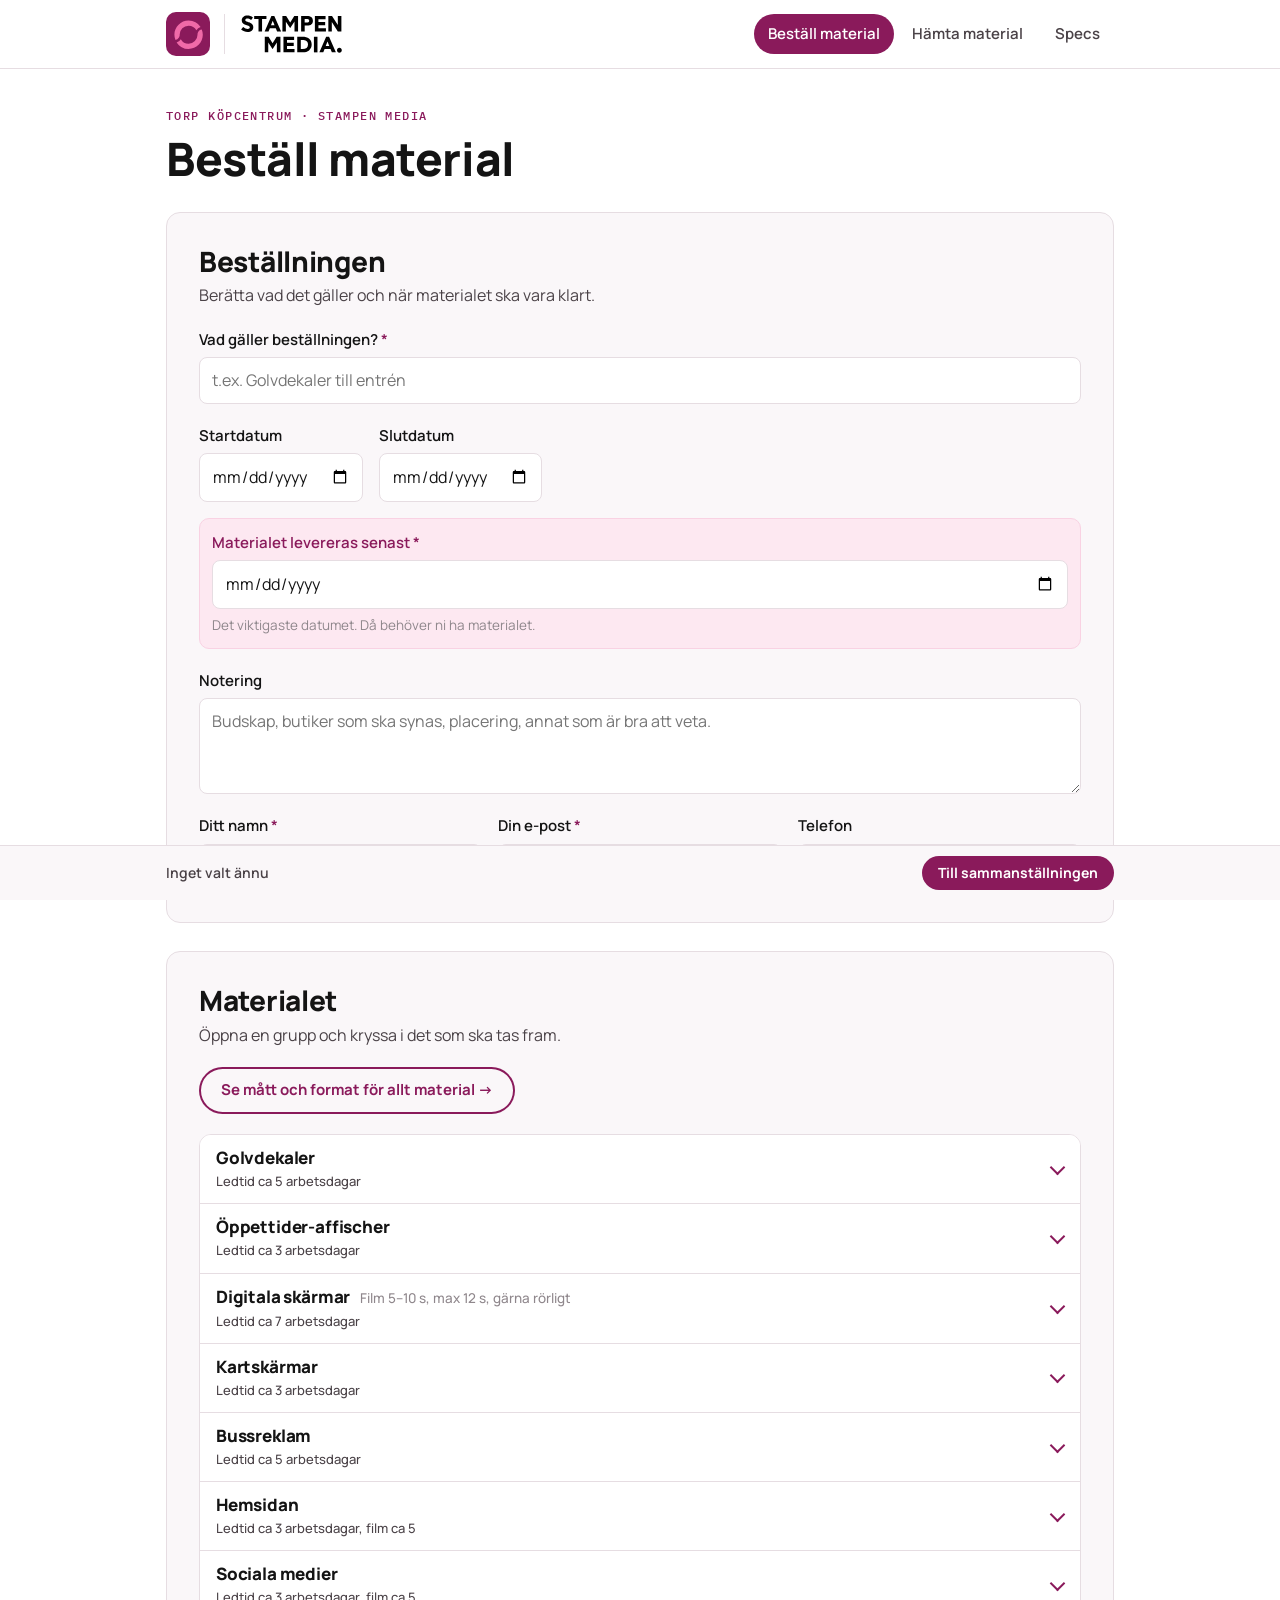
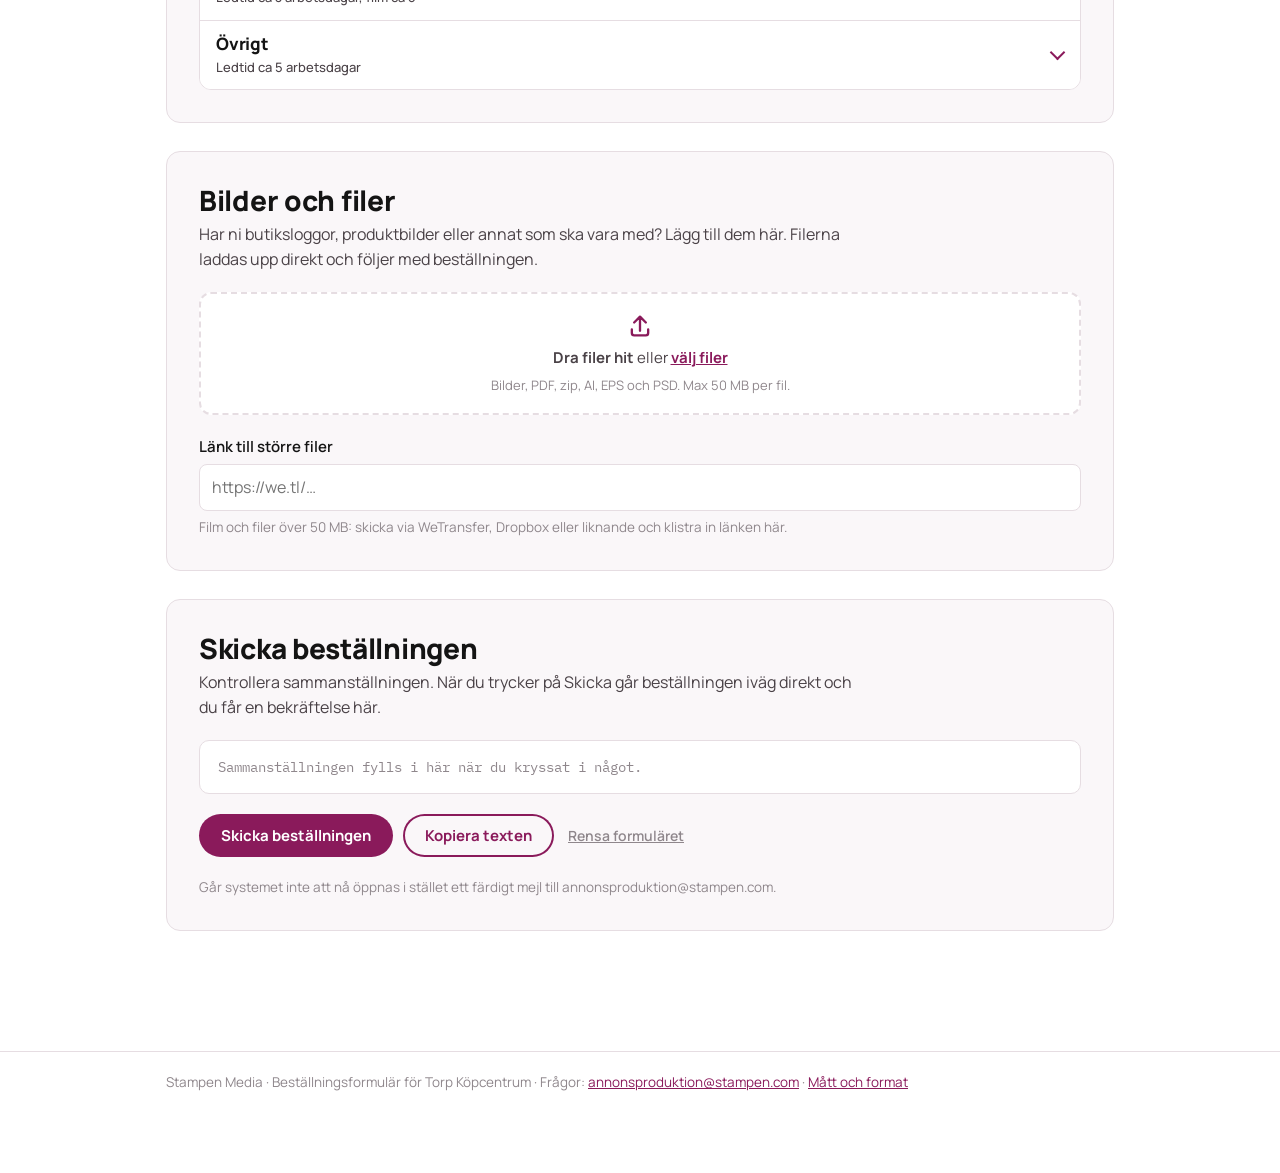
<file: index.html>
<!doctype html>
<html lang="sv">
<head>
<meta charset="utf-8">
<meta name="viewport" content="width=device-width, initial-scale=1, viewport-fit=cover">
<meta name="robots" content="noindex, nofollow">
<title>Beställ material – Torp Köpcentrum</title>
<meta name="description" content="Torp Köpcentrums beställningsformulär. Kryssa i vad som ska tas fram, fyll i datum och skicka.">
<meta property="og:type" content="website">
<meta property="og:site_name" content="Stampen Media">
<meta property="og:locale" content="sv_SE">
<meta property="og:title" content="Beställ material – Torp Köpcentrum">
<meta property="og:description" content="Torp Köpcentrums beställningsformulär. Kryssa i vad som ska tas fram, fyll i datum och skicka.">
<meta property="og:url" content="https://torp.k2.nu/">
<meta property="og:image" content="https://torp.k2.nu/og.png">
<meta property="og:image:width" content="1200">
<meta property="og:image:height" content="630">
<meta property="og:image:alt" content="Beställ material – Torp Köpcentrum">
<meta name="twitter:card" content="summary_large_image">
<meta name="twitter:title" content="Beställ material – Torp Köpcentrum">
<meta name="twitter:description" content="Torp Köpcentrums beställningsformulär. Kryssa i vad som ska tas fram, fyll i datum och skicka.">
<meta name="twitter:image" content="https://torp.k2.nu/og.png">
<link rel="icon" href="favicon.svg" type="image/svg+xml">
<link rel="icon" href="favicon-32.png" sizes="32x32" type="image/png">
<link rel="apple-touch-icon" href="apple-touch-icon.png">
<meta name="theme-color" content="#8a1a5b">
<link rel="preconnect" href="https://fonts.googleapis.com">
<link rel="preconnect" href="https://fonts.gstatic.com" crossorigin>
<link rel="stylesheet" href="https://fonts.googleapis.com/css2?family=Manrope:wght@400;500;600;800&family=IBM+Plex+Mono:wght@400;500&display=swap">
<link rel="stylesheet" href="stil.css?v=2026-11-17a">
</head>
<body>

<header class="topp">
  <div class="inre">
    <div class="topp-rad">
      <div class="avsandare">
        <a class="o-platta" href="#bestall" aria-label="Torp Köpcentrum">
          <img src="o-mark.svg" alt="" width="42" height="42" aria-hidden="true">
        </a>
        <a class="logga" href="#bestall" aria-label="Stampen Media">
          <img class="logga-svart" src="logo-svart.svg" alt="Stampen Media" width="129" height="49">
          <img class="logga-vit" src="logo-vit.svg" alt="" width="129" height="49" aria-hidden="true">
        </a>
      </div>
      <nav class="flikar" aria-label="Sidor">
        <a href="#bestall" id="flik-bestall" class="flik aktiv">Beställ material</a>
        <a href="#material" id="flik-material" class="flik">Hämta material</a>
        <a href="spec/" class="flik">Specs</a>
      </nav>
    </div>
  </div>
</header>

<!-- ============ VY 1: BESTÄLL ============ -->
<main id="vy-bestall" class="vy">
  <section class="hero">
    <div class="inre">
      <p class="etikett">Torp Köpcentrum · Stampen Media</p>
      <h1>Beställ material</h1>
    </div>
  </section>

  <form id="formular" class="inre formular" novalidate>

    <!-- Steg 1: Beställningen -->
    <section class="block" id="block-kampanj">
      <div class="block-huvud">
        <h2>Beställningen</h2>
        <p>Berätta vad det gäller och när materialet ska vara klart.</p>
      </div>

      <div class="falt-rad">
        <div class="falt falt-bred">
          <label for="kampanjnamn">Vad gäller beställningen? <span class="kravd">*</span></label>
          <input type="text" id="kampanjnamn" name="kampanjnamn" autocomplete="off" placeholder="t.ex. Golvdekaler till entrén" required>
          <p class="fel" id="fel-kampanjnamn" hidden>Skriv vad beställningen gäller.</p>
        </div>
      </div>

      <div class="falt-rad datum-rad">
        <div class="falt">
          <label for="startdatum">Startdatum</label>
          <input type="date" id="startdatum" name="startdatum">
        </div>
        <div class="falt">
          <label for="slutdatum">Slutdatum</label>
          <input type="date" id="slutdatum" name="slutdatum">
          <p class="fel" id="fel-slutdatum" hidden>Slutdatumet ligger före startdatumet.</p>
        </div>
        <div class="falt falt-leverans">
          <label for="leveransdatum">Materialet levereras senast <span class="kravd">*</span></label>
          <input type="date" id="leveransdatum" name="leveransdatum" required>
          <p class="hjalp">Det viktigaste datumet. Då behöver ni ha materialet.</p>
          <p class="fel" id="fel-leveransdatum" hidden>Ange när materialet senast ska vara levererat.</p>
          <p class="varning" id="varning-leveransdatum" hidden>Leveransdatumet ligger efter startdatumet. Stämmer det?</p>
          <p class="ledtid-tidigast" id="ledtid-tidigast" hidden>Tidigast möjliga leverans: <b id="ledtid-tidigast-datum"></b></p>
          <p class="varning" id="varning-ledtid" role="status" hidden></p>
        </div>
      </div>

      <div class="falt-rad">
        <div class="falt falt-bred">
          <label for="notering">Notering</label>
          <textarea id="notering" name="notering" rows="3" placeholder="Budskap, butiker som ska synas, placering, annat som är bra att veta."></textarea>
        </div>
      </div>

      <div class="falt-rad bestallare-rad">
        <div class="falt">
          <label for="bestallare-namn">Ditt namn <span class="kravd">*</span></label>
          <input type="text" id="bestallare-namn" name="bestallare-namn" autocomplete="name" required>
          <p class="fel" id="fel-bestallare-namn" hidden>Skriv ditt namn så att vi vet vem som beställt.</p>
        </div>
        <div class="falt">
          <label for="bestallare-epost">Din e-post <span class="kravd">*</span></label>
          <input type="email" id="bestallare-epost" name="bestallare-epost" autocomplete="email" required>
          <p class="fel" id="fel-bestallare-epost" hidden>Ange en e-postadress som vi kan svara till.</p>
        </div>
        <div class="falt">
          <label for="bestallare-telefon">Telefon</label>
          <input type="tel" id="bestallare-telefon" name="bestallare-telefon" autocomplete="tel">
        </div>
      </div>
    </section>

    <!-- Steg 2: Materialet (byggs av app.js) -->
    <section class="block" id="block-material">
      <div class="block-huvud">
        <h2>Materialet</h2>
        <p>Öppna en grupp och kryssa i det som ska tas fram.</p>
        <p class="fel" id="fel-material" hidden>Kryssa i minst en sak att beställa.</p>
      </div>
      <a class="knapp knapp-sekundar spec-cta" href="spec/">Se mått och format för allt material →</a>
      <div id="grupper" class="grupper"></div>
      <details class="kampanjkanaler" id="kampanjkanaler">
        <summary>
          <span class="kampanj-rubrik">Kampanjkanaler</span>
        </summary>
        <div id="grupper-kampanj" class="grupper"></div>
      </details>
    </section>

    <!-- Steg 3: Bilder och filer -->
    <section class="block" id="block-filer">
      <div class="block-huvud">
        <h2>Bilder och filer</h2>
        <p>Har ni butiksloggor, produktbilder eller annat som ska vara med? Lägg till dem här. Filerna laddas upp direkt och följer med beställningen.</p>
      </div>
      <div class="fil-yta" id="fil-yta">
        <input type="file" id="fil-input" class="visuellt-dold" multiple accept="image/*,.svg,.heic,.heif,.tif,.tiff,.pdf,.zip,.ai,.eps,.psd">
        <label for="fil-input" class="fil-yta-text">
          <svg class="fil-ikon" viewBox="0 0 24 24" width="28" height="28" aria-hidden="true"><path d="M12 16V4m0 0L7 9m5-5l5 5M5 15v3a2 2 0 002 2h10a2 2 0 002-2v-3" fill="none" stroke="currentColor" stroke-width="2" stroke-linecap="round" stroke-linejoin="round"/></svg>
          <span><strong>Dra filer hit</strong> eller <span class="fil-valj">välj filer</span></span>
          <small>Bilder, PDF, zip, AI, EPS och PSD. Max 50 MB per fil.</small>
        </label>
      </div>
      <p class="fel" id="fel-filer" hidden></p>
      <ul class="fil-lista" id="fil-lista" aria-live="polite"></ul>
      <div class="falt">
        <label for="fil-lank">Länk till större filer</label>
        <input type="url" id="fil-lank" inputmode="url" autocomplete="off" placeholder="https://we.tl/…">
        <p class="hjalp">Film och filer över 50 MB: skicka via WeTransfer, Dropbox eller liknande och klistra in länken här.</p>
        <p class="fel" id="fel-fil-lank" hidden>Länken ska börja med https://</p>
      </div>
    </section>

    <!-- Steg 4: Skicka -->
    <section class="block" id="block-skicka">
      <div class="block-huvud">
        <h2>Skicka beställningen</h2>
        <p id="skicka-info">Kontrollera sammanställningen. När du trycker på Skicka går beställningen iväg direkt och du får en bekräftelse här.</p>
      </div>
      <pre id="sammanstallning-forhandsvisning" class="sammanstallning" aria-live="polite"></pre>
      <div class="skicka-rad">
        <button type="submit" class="knapp knapp-primar" id="skicka">Skicka beställningen</button>
        <button type="button" class="knapp knapp-sekundar" id="kopiera-forhandsvisning">Kopiera texten</button>
        <button type="button" class="lank" id="rensa">Rensa formuläret</button>
      </div>
      <p class="hjalp" id="skicka-hjalp">Skickas till <span id="mottagare-text"></span>. Vill du hellre mejla själv: kopiera texten och klistra in den.</p>
    </section>
  </form>

  <!-- Bekräftelse (visas efter Skicka) -->
  <section id="bekraftelse" class="inre bekraftelse" hidden>
    <div class="block">
      <div class="block-huvud" id="bekraftelse-mottagen" hidden>
        <p class="etikett">Klart</p>
        <h2>Beställningen är mottagen</h2>
        <p>Tack! Beställningen är mottagen och skickad vidare till dem som ska ta fram materialet. <span id="bekraftelse-nummer"></span> Spara gärna texten nedan som kvitto.</p>
      </div>
      <div class="block-huvud" id="bekraftelse-mejl">
        <p class="etikett">Nästan klart</p>
        <h2 id="bekraftelse-rubrik">Mejlet med beställningen är öppnat</h2>
        <p id="mejl-orsak" hidden></p>
        <p id="mejl-filer" class="varning" hidden></p>
        <p>Ditt e-postprogram ska nu visa ett mejl till <span class="mottagare-text"></span> med beställningen ifylld. Skicka mejlet, så är beställningen gjord.</p>
        <p>Om mejlet inte öppnades, eller om texten saknas i det: texten nedan är kopierad till urklipp. Klistra in den i ett nytt mejl till <span class="mottagare-text"></span>.</p>
      </div>
      <pre id="sammanstallning-klar" class="sammanstallning"></pre>
      <div class="skicka-rad">
        <a class="knapp knapp-primar" id="oppna-mejl-igen" href="#">Öppna mejlet igen</a>
        <button type="button" class="knapp knapp-sekundar" id="kopiera-klar">Kopiera texten</button>
        <a class="lank" id="oppna-som-mejl" href="#">Skicka även som mejl</a>
        <button type="button" class="lank" id="ny-bestallning">Gör en ny beställning</button>
      </div>
      <p class="hjalp" id="kopierat-besked" hidden>Texten är kopierad.</p>
    </div>
  </section>

  <!-- Fast rad längst ned på mobil -->
  <div class="snabbrad" id="snabbrad">
    <div class="inre snabbrad-inre">
      <span id="snabbrad-text">Inget valt ännu</span>
      <a class="knapp knapp-primar knapp-liten" href="#block-skicka">Till sammanställningen</a>
    </div>
  </div>
</main>

<!-- ============ VY 2: HÄMTA MATERIAL ============ -->
<main id="vy-material" class="vy" hidden>
  <section class="hero">
    <div class="inre">
      <p class="etikett">Torp Köpcentrum · Stampen Media</p>
      <h1>Hämta färdigt material</h1>
      <p class="lead">Här lägger Stampen upp färdigt material, sorterat per beställning, så att ni kan hämta det själva i stället för att leta i mejl.</p>
    </div>
  </section>
  <div class="inre">
    <form id="hamtkod-formular" class="block hamtkod" novalidate hidden>
      <div class="falt">
        <label for="hamtkod">Hämtkod</label>
        <input type="text" id="hamtkod" name="hamtkod" autocomplete="off" autocapitalize="none" spellcheck="false" required>
        <p class="hjalp">Koden får ni av Stampen.</p>
        <p class="fel" id="fel-hamtkod" hidden></p>
      </div>
      <div class="skicka-rad">
        <button type="submit" class="knapp knapp-primar" id="hamtkod-knapp">Visa materialet</button>
      </div>
    </form>
    <div id="material-lista" class="material-lista">
      <p class="dampad">Hämtar listan …</p>
    </div>
    <p class="glom-kod" id="glom-kod" hidden><button type="button" class="lank" id="glom-kod-knapp">Glöm koden på den här enheten</button></p>
  </div>
</main>

<footer class="sidfot">
  <div class="inre">
    <p>Stampen Media · Beställningsformulär för Torp Köpcentrum · Frågor: <a href="mailto:annonsproduktion@stampen.com">annonsproduktion@stampen.com</a> · <a href="spec/">Mått och format</a></p>
  </div>
</footer>

<script src="ledtider.js?v=2026-11-17a"></script>
<script src="app.js?v=2026-11-17a"></script>
</body>
</html>
</file>
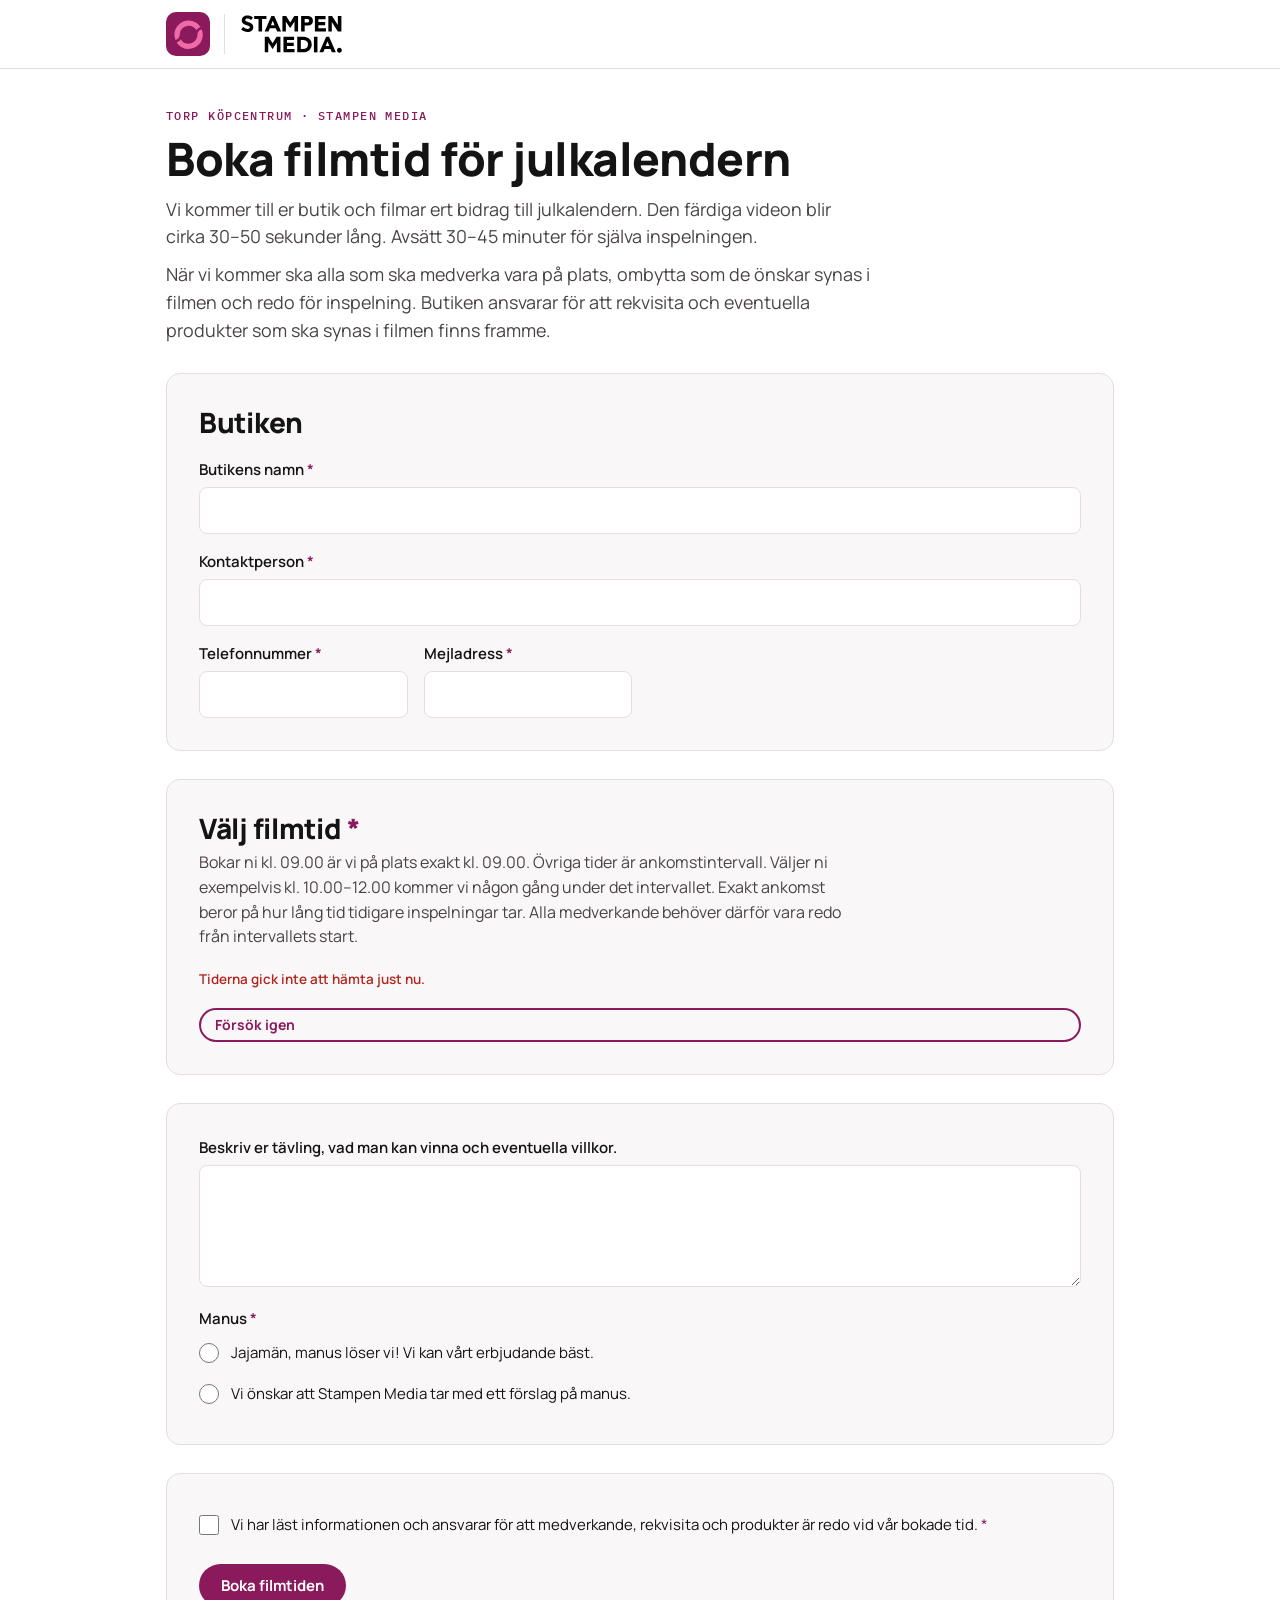
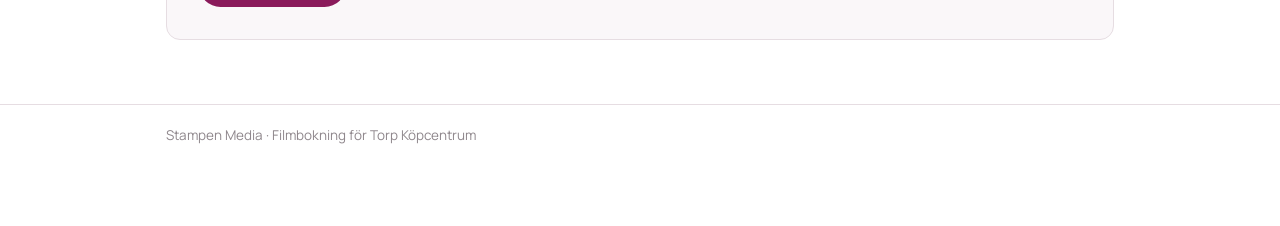
<file: julkalender/index.html>
<!doctype html>
<html lang="sv">
<head>
<meta charset="utf-8">
<meta name="viewport" content="width=device-width, initial-scale=1, viewport-fit=cover">
<meta name="robots" content="noindex, nofollow">
<title>Boka filmtid för julkalendern – Torp Köpcentrum</title>
<meta name="description" content="Boka en tid när Stampen Media kommer och filmar er butiks bidrag till julkalendern.">
<meta property="og:type" content="website">
<meta property="og:site_name" content="Torp Köpcentrum">
<meta property="og:locale" content="sv_SE">
<meta property="og:title" content="Boka filmtid för julkalendern – Torp Köpcentrum">
<meta property="og:description" content="Boka en tid när Stampen Media kommer och filmar er butiks bidrag till julkalendern.">
<meta property="og:url" content="https://torp.k2.nu/julkalender/">
<meta property="og:image" content="https://torp.k2.nu/julkalender/og.png">
<meta property="og:image:width" content="1200">
<meta property="og:image:height" content="630">
<meta property="og:image:alt" content="Boka filmtid för julkalendern – Torp Köpcentrum">
<meta name="twitter:card" content="summary_large_image">
<meta name="twitter:title" content="Boka filmtid för julkalendern – Torp Köpcentrum">
<meta name="twitter:description" content="Boka en tid när Stampen Media kommer och filmar er butiks bidrag till julkalendern.">
<meta name="twitter:image" content="https://torp.k2.nu/julkalender/og.png">
<link rel="icon" href="../favicon.svg" type="image/svg+xml">
<link rel="icon" href="../favicon-32.png" sizes="32x32" type="image/png">
<link rel="apple-touch-icon" href="../apple-touch-icon.png">
<meta name="theme-color" content="#8a1a5b">
<link rel="preconnect" href="https://fonts.googleapis.com">
<link rel="preconnect" href="https://fonts.gstatic.com" crossorigin>
<link rel="stylesheet" href="https://fonts.googleapis.com/css2?family=Manrope:wght@400;500;600;800&family=IBM+Plex+Mono:wght@400;500&display=swap">
<link rel="stylesheet" href="../stil.css?v=2026-11-10e">
<link rel="stylesheet" href="julkalender.css?v=2026-11-10b">
</head>
<body>

<header class="topp">
  <div class="inre">
    <div class="topp-rad">
      <div class="avsandare">
        <span class="o-platta" aria-label="Torp Köpcentrum" role="img">
          <img src="../o-mark.svg" alt="" width="42" height="42" aria-hidden="true">
        </span>
        <span class="logga">
          <img class="logga-svart" src="../logo-svart.svg" alt="Stampen Media" width="129" height="49">
          <img class="logga-vit" src="../logo-vit.svg" alt="" width="129" height="49" aria-hidden="true">
        </span>
      </div>
    </div>
  </div>
</header>

<main>
  <section class="hero">
    <div class="inre">
      <p class="etikett">Torp Köpcentrum · Stampen Media</p>
      <h1>Boka filmtid för julkalendern</h1>
      <p class="lead" id="ingress1">Vi kommer till er butik och filmar ert bidrag till julkalendern. Den färdiga videon blir cirka <span class="hel">30–50</span> sekunder lång. Avsätt <span class="hel">30–45</span> minuter för själva inspelningen.</p>
      <p class="lead" id="ingress2">När vi kommer ska alla som ska medverka vara på plats, ombytta som de önskar synas i filmen och redo för inspelning. Butiken ansvarar för att rekvisita och eventuella produkter som ska synas i filmen finns framme.</p>
    </div>
  </section>

  <form id="formular" class="inre formular" novalidate>

    <section class="block">
      <div class="block-huvud"><h2>Butiken</h2></div>
      <div class="falt-rad">
        <div class="falt falt-bred">
          <label for="butik">Butikens namn <span class="kravd">*</span></label>
          <input type="text" id="butik" name="butik" autocomplete="organization" required>
          <p class="fel" id="fel-butik" hidden>Skriv butikens namn.</p>
        </div>
        <div class="falt falt-bred">
          <label for="kontaktperson">Kontaktperson <span class="kravd">*</span></label>
          <input type="text" id="kontaktperson" name="kontaktperson" autocomplete="name" required>
          <p class="fel" id="fel-kontaktperson" hidden>Skriv namnet på kontaktpersonen.</p>
        </div>
        <div class="falt">
          <label for="telefon">Telefonnummer <span class="kravd">*</span></label>
          <input type="tel" id="telefon" name="telefon" autocomplete="tel" inputmode="tel" required>
          <p class="fel" id="fel-telefon" hidden>Skriv ett telefonnummer.</p>
        </div>
        <div class="falt">
          <label for="epost">Mejladress <span class="kravd">*</span></label>
          <input type="email" id="epost" name="epost" autocomplete="email" inputmode="email" autocapitalize="none" spellcheck="false" required>
          <p class="fel" id="fel-epost" hidden>Skriv en giltig mejladress.</p>
        </div>
      </div>
    </section>

    <section class="block" id="block-tid">
      <div class="block-huvud">
        <h2>Välj filmtid <span class="kravd">*</span></h2>
        <p>Bokar ni kl. 09.00 är vi på plats exakt kl. 09.00. Övriga tider är ankomstintervall. Väljer ni exempelvis kl. 10.00–12.00 kommer vi någon gång under det intervallet. Exakt ankomst beror på hur lång tid tidigare inspelningar tar. Alla medverkande behöver därför vara redo från intervallets start.</p>
      </div>
      <div id="tider" class="dagar" aria-busy="true"><p class="dampad">Hämtar tiderna …</p></div>
      <p class="vald-tid" id="vald-tid" aria-live="polite" hidden></p>
      <p class="fel" id="fel-tid" role="alert" hidden></p>
    </section>

    <section class="block">
      <div class="falt">
        <label for="tavling">Beskriv er tävling, vad man kan vinna och eventuella villkor.</label>
        <textarea id="tavling" name="tavling" rows="4"></textarea>
      </div>

      <fieldset class="val-grupp" id="manus-grupp">
        <legend>Manus <span class="kravd">*</span></legend>
        <label class="val-rad"><input type="radio" name="manus" value="sjalv"><span>Jajamän, manus löser vi! Vi kan vårt erbjudande bäst.</span></label>
        <label class="val-rad"><input type="radio" name="manus" value="stampen"><span>Vi önskar att Stampen Media tar med ett förslag på manus.</span></label>
        <p class="fel" id="fel-manus" hidden>Välj ett av alternativen.</p>
      </fieldset>
    </section>

    <section class="block">
      <div class="val-grupp">
        <label class="val-rad"><input type="checkbox" id="bekraftat" name="bekraftat" required><span>Vi har läst informationen och ansvarar för att medverkande, rekvisita och produkter är redo vid vår bokade tid. <span class="kravd">*</span></span></label>
        <p class="fel" id="fel-bekraftat" hidden>Kryssa i rutan för att boka.</p>
      </div>
      <div class="skicka-rad">
        <button type="submit" class="knapp knapp-primar" id="boka">Boka filmtiden</button>
      </div>
      <p class="fel" id="fel-skicka" role="alert" hidden></p>
    </section>
  </form>

  <section id="bekraftelse" class="inre bekraftelse" hidden>
    <div class="block">
      <div class="block-huvud">
        <p class="etikett">Klart</p>
        <h2 id="bekraftelse-rubrik" tabindex="-1">Filmtiden är bokad</h2>
        <p class="bokad-tid" id="bokad-tid"></p>
        <p>Ett bekräftelsemejl har skickats till <strong id="bokad-epost"></strong>.</p>
      </div>
    </div>
  </section>
</main>

<footer class="sidfot">
  <div class="inre">
    <p>Stampen Media · Filmbokning för Torp Köpcentrum</p>
  </div>
</footer>

<script src="julkalender.js?v=2026-11-10c"></script>
</body>
</html>
</file>
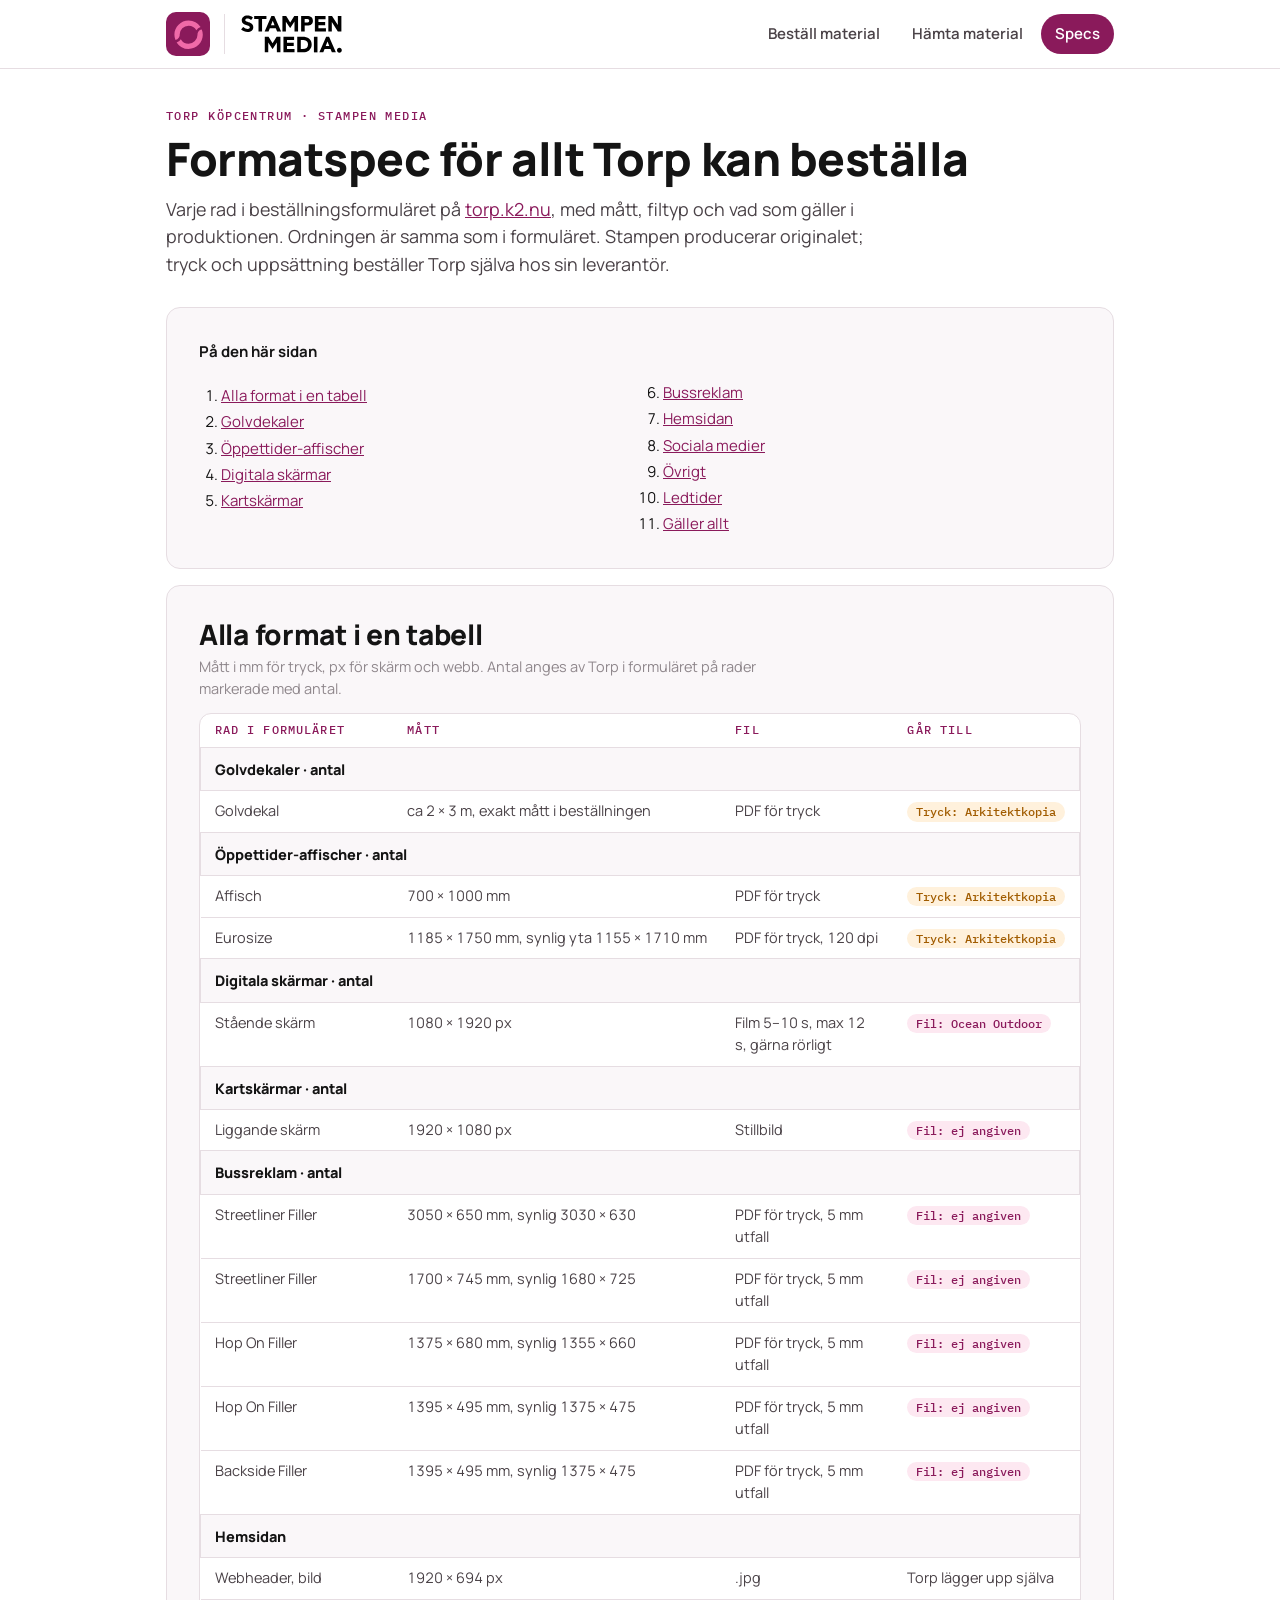
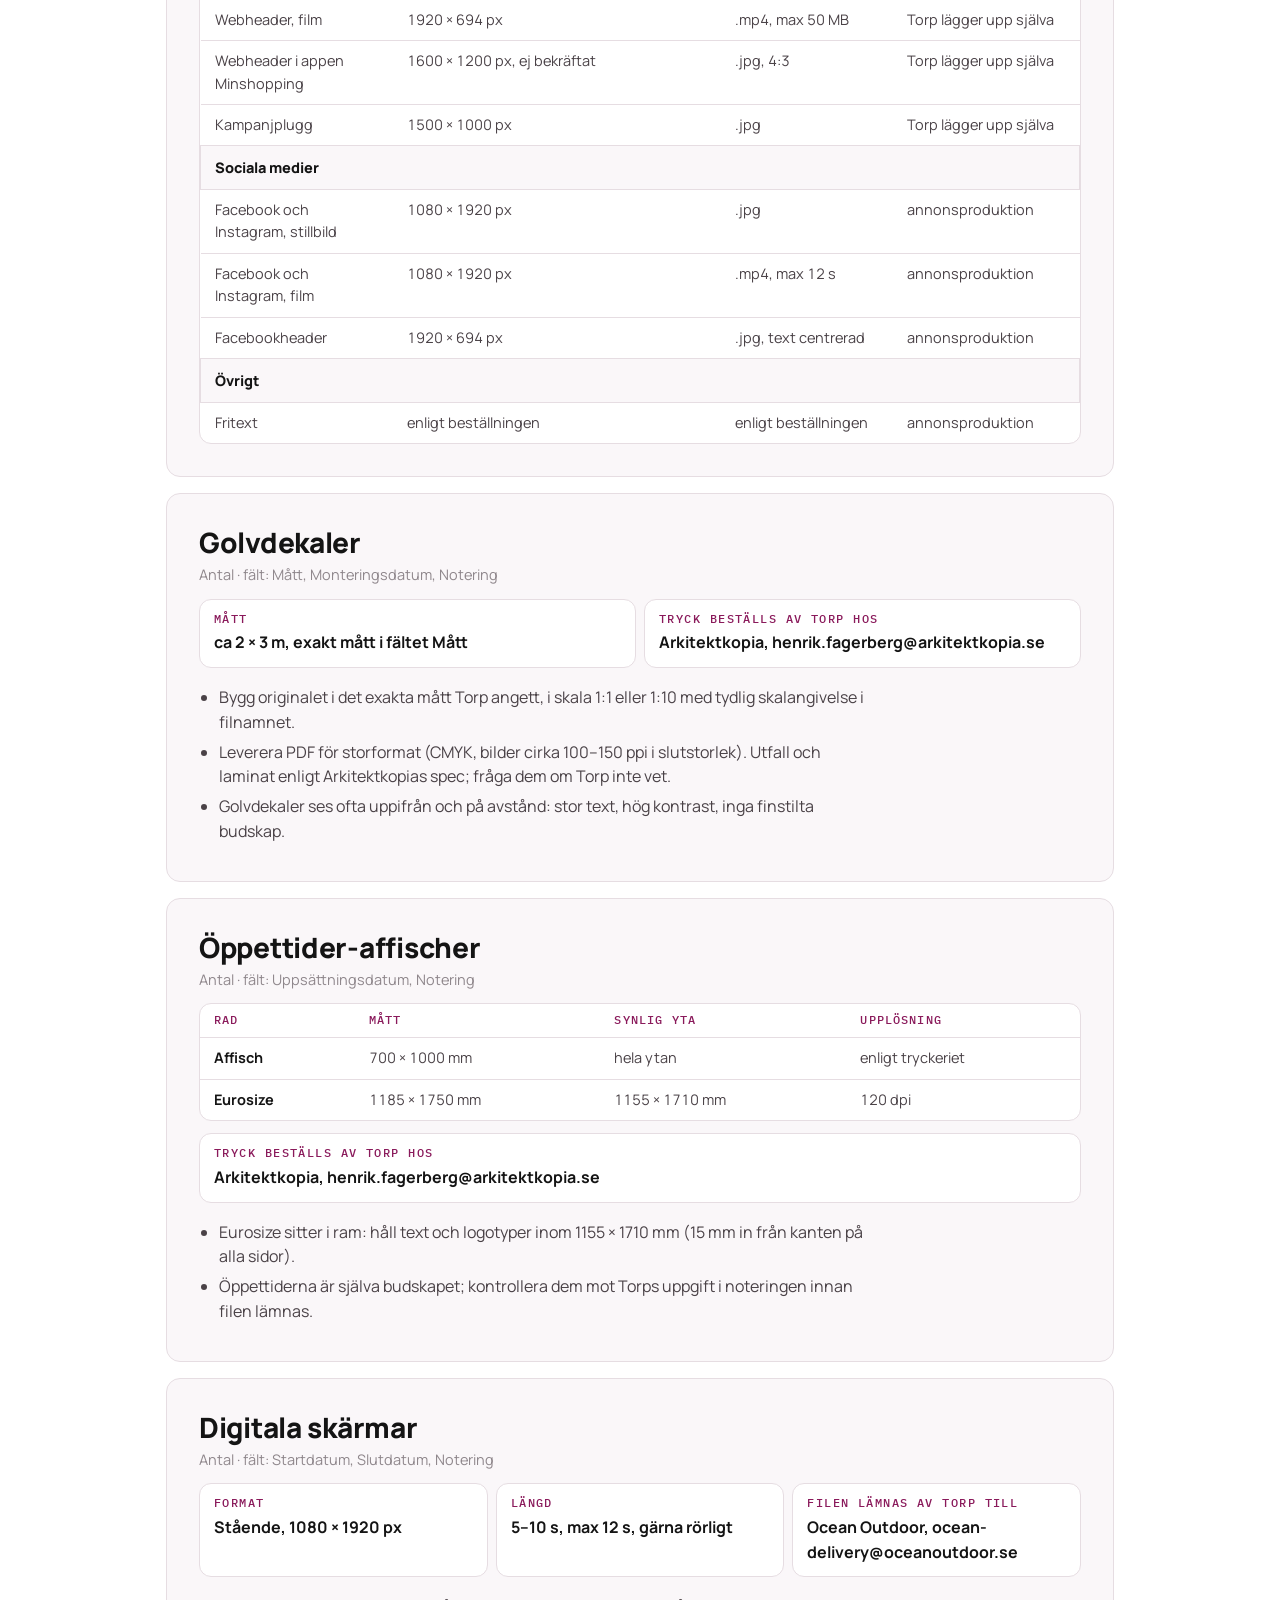
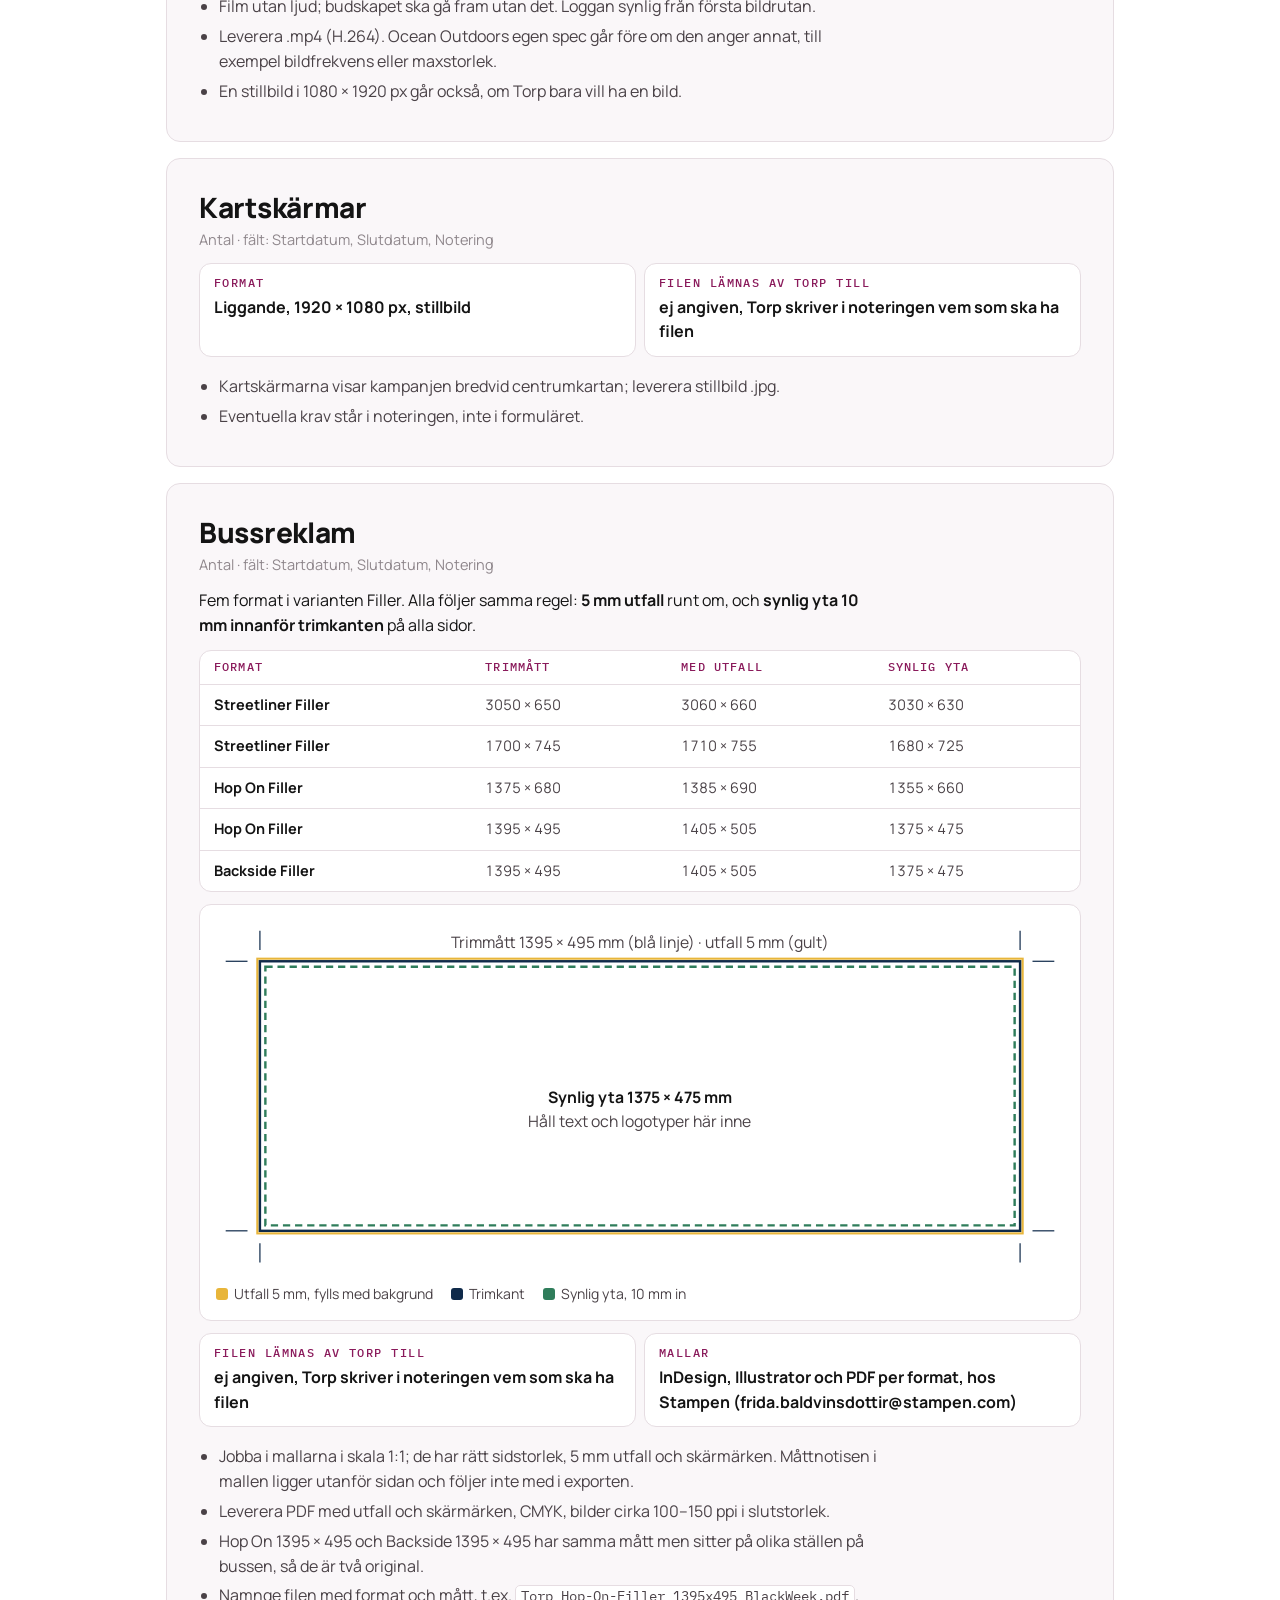
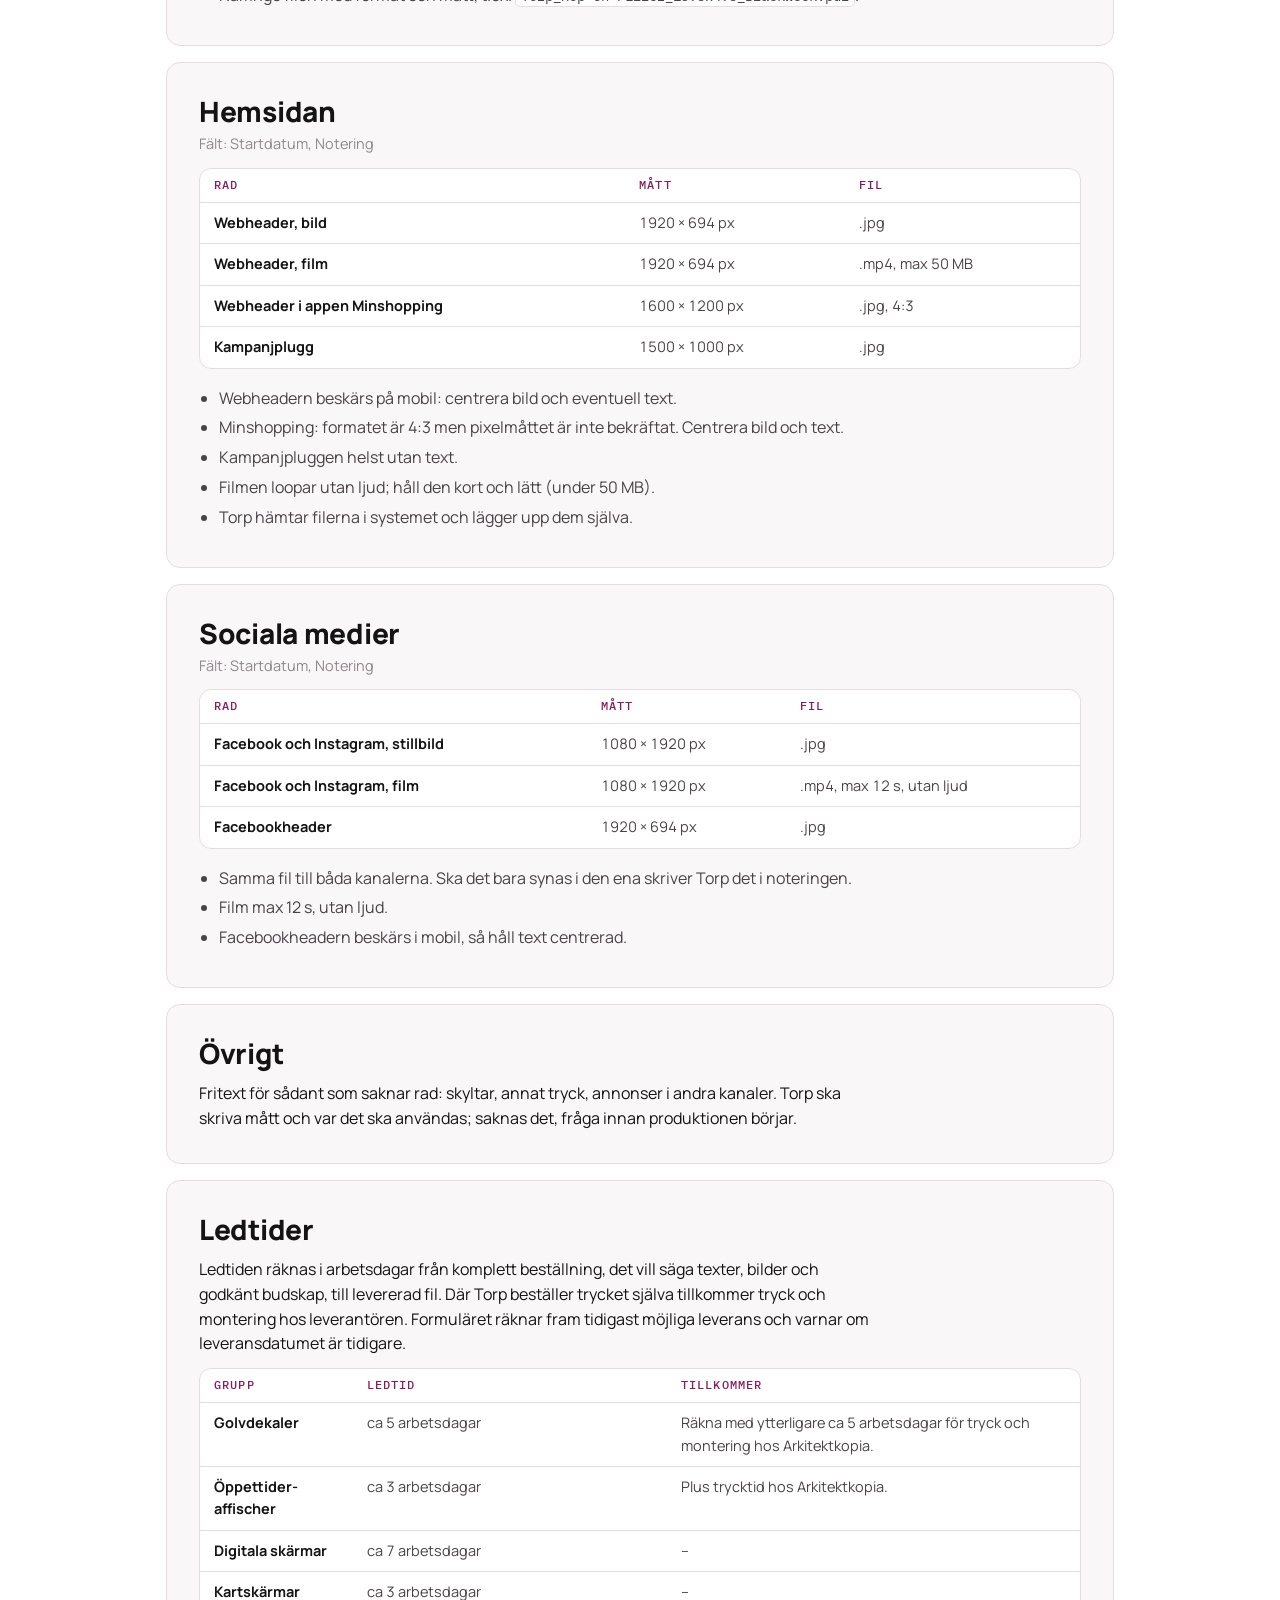
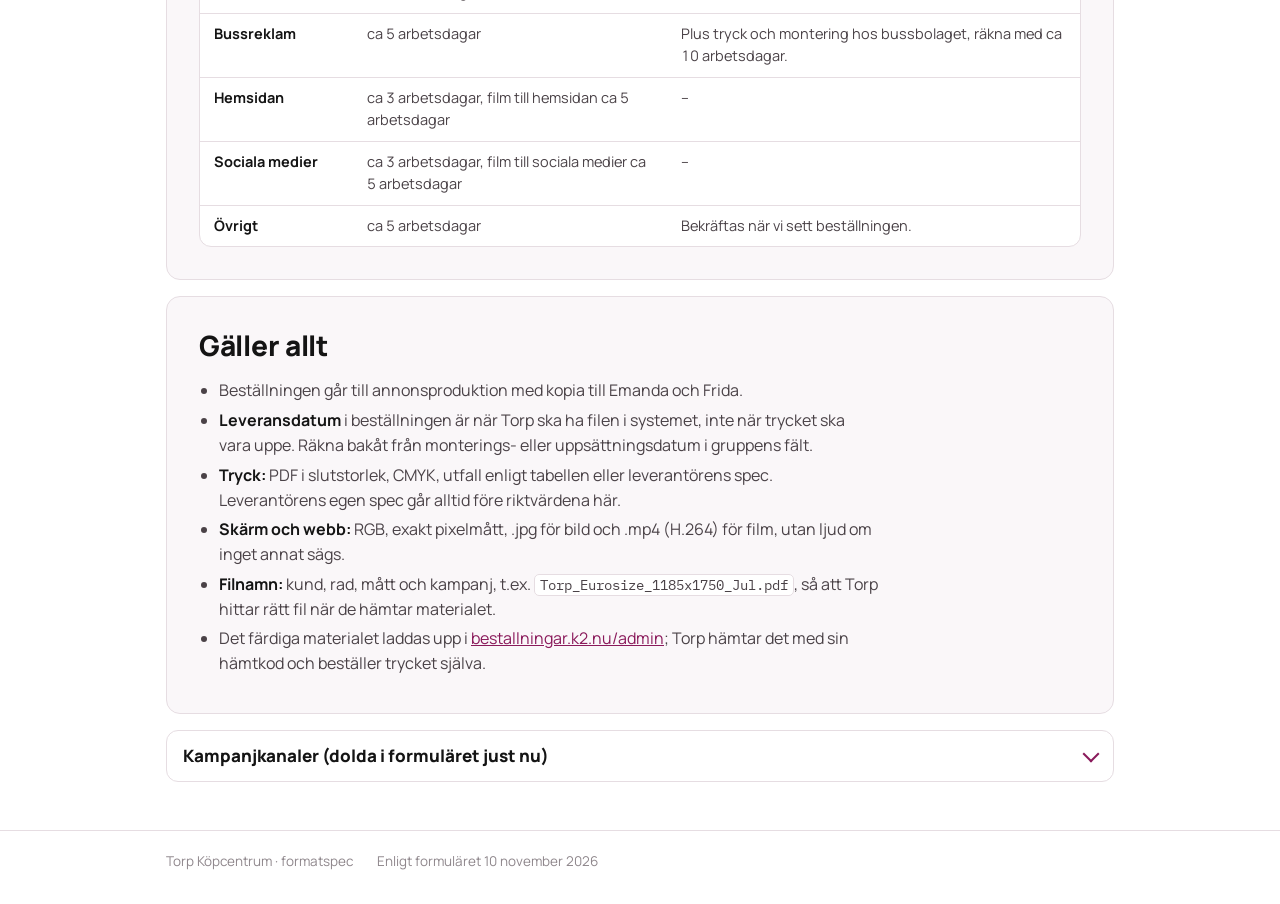
<file: spec/index.html>
<!doctype html>
<html lang="sv">
<head>
<meta charset="utf-8">
<meta name="viewport" content="width=device-width, initial-scale=1, viewport-fit=cover">
<title>Torp formatspec</title>
<meta name="description" content="Mått, filtyp och produktionskrav för varje rad i Torps beställningsformulär.">
<meta name="robots" content="noindex">
<meta property="og:type" content="website">
<meta property="og:site_name" content="Torp Köpcentrum">
<meta property="og:locale" content="sv_SE">
<meta property="og:title" content="Torp formatspec">
<meta property="og:description" content="Mått, filtyp och produktionskrav för varje rad i Torps beställningsformulär.">
<meta property="og:url" content="https://torp.k2.nu/spec/">
<meta property="og:image" content="https://torp.k2.nu/spec/og.png">
<meta property="og:image:width" content="1200">
<meta property="og:image:height" content="630">
<meta property="og:image:alt" content="Formatspec – mått och format för allt material, Torp Köpcentrum">
<meta name="twitter:card" content="summary_large_image">
<meta name="twitter:title" content="Torp formatspec">
<meta name="twitter:description" content="Mått, filtyp och produktionskrav för varje rad i Torps beställningsformulär.">
<meta name="twitter:image" content="https://torp.k2.nu/spec/og.png">
<link rel="icon" href="../favicon.svg" type="image/svg+xml">
<link rel="icon" href="../favicon-32.png" sizes="32x32" type="image/png">
<link rel="apple-touch-icon" href="../apple-touch-icon.png">
<meta name="theme-color" content="#8a1a5b">
<link rel="preconnect" href="https://fonts.googleapis.com">
<link rel="preconnect" href="https://fonts.gstatic.com" crossorigin>
<link rel="stylesheet" href="https://fonts.googleapis.com/css2?family=Manrope:wght@400;500;600;800&family=IBM+Plex+Mono:wght@400;500&display=swap">
<link rel="stylesheet" href="../stil.css?v=2026-11-10e">
<link rel="stylesheet" href="spec.css?v=2026-11-17a">
</head>
<body>

<header class="topp">
  <div class="inre">
    <div class="topp-rad">
      <div class="avsandare">
        <a class="o-platta" href="../#bestall" aria-label="Torp Köpcentrum">
          <img src="../o-mark.svg" alt="" width="42" height="42" aria-hidden="true">
        </a>
        <a class="logga" href="../#bestall" aria-label="Stampen Media">
          <img class="logga-svart" src="../logo-svart.svg" alt="Stampen Media" width="129" height="49">
          <img class="logga-vit" src="../logo-vit.svg" alt="" width="129" height="49" aria-hidden="true">
        </a>
      </div>
      <nav class="flikar" aria-label="Sidor">
        <a href="../#bestall" class="flik">Beställ material</a>
        <a href="../#material" class="flik">Hämta material</a>
        <a href="./" class="flik aktiv" aria-current="page">Specs</a>
      </nav>
    </div>
  </div>
</header>

<section class="hero">
  <div class="inre">
    <p class="etikett">Torp Köpcentrum · Stampen Media</p>
    <h1>Formatspec för allt Torp kan beställa</h1>
    <p class="lead">Varje rad i beställningsformuläret på <a href="https://torp.k2.nu">torp.k2.nu</a>, med mått, filtyp och vad som gäller i produktionen. Ordningen är samma som i formuläret. Stampen producerar originalet; tryck och uppsättning beställer Torp själva hos sin leverantör.</p>
  </div>
</section>

<main class="inre spec">
  <nav class="block inneh" aria-label="Innehåll">
    <strong>På den här sidan</strong>
    <ol>
      <li><a href="#snabb">Alla format i en tabell</a></li>
      <li><a href="#golvdekaler">Golvdekaler</a></li>
      <li><a href="#affischer">Öppettider-affischer</a></li>
      <li><a href="#skarmar">Digitala skärmar</a></li>
      <li><a href="#kartskarmar">Kartskärmar</a></li>
      <li><a href="#bussreklam">Bussreklam</a></li>
      <li><a href="#hemsidan">Hemsidan</a></li>
      <li><a href="#sociala">Sociala medier</a></li>
      <li><a href="#ovrigt">Övrigt</a></li>
      <li><a href="#ledtider">Ledtider</a></li>
      <li><a href="#allmant">Gäller allt</a></li>
    </ol>
  </nav>

  <section class="block">
  <h2 id="snabb">Alla format i en tabell</h2>
  <p class="under">Mått i mm för tryck, px för skärm och webb. Antal anges av Torp i formuläret på rader markerade med antal.</p>
  <div class="tabell" tabindex="0">
  <table class="snabb">
    <tr><th>Rad i formuläret</th><th>Mått</th><th>Fil</th><th>Går till</th></tr>
    <tr class="grupp"><td colspan="4">Golvdekaler · antal</td></tr>
    <tr><td>Golvdekal</td><td class="n">ca 2 × 3 m, exakt mått i beställningen</td><td>PDF för tryck</td><td><span class="pill tryck">Tryck: Arkitektkopia</span></td></tr>
    <tr class="grupp"><td colspan="4">Öppettider-affischer · antal</td></tr>
    <tr><td>Affisch</td><td class="n">700 × 1000 mm</td><td>PDF för tryck</td><td><span class="pill tryck">Tryck: Arkitektkopia</span></td></tr>
    <tr><td>Eurosize</td><td class="n">1185 × 1750 mm, synlig yta 1155 × 1710 mm</td><td>PDF för tryck, 120 dpi</td><td><span class="pill tryck">Tryck: Arkitektkopia</span></td></tr>
    <tr class="grupp"><td colspan="4">Digitala skärmar · antal</td></tr>
    <tr><td>Stående skärm</td><td class="n">1080 × 1920 px</td><td>Film 5–10 s, max 12 s, gärna rörligt</td><td><span class="pill">Fil: Ocean Outdoor</span></td></tr>
    <tr class="grupp"><td colspan="4">Kartskärmar · antal</td></tr>
    <tr><td>Liggande skärm</td><td class="n">1920 × 1080 px</td><td>Stillbild</td><td><span class="pill">Fil: ej angiven</span></td></tr>
    <tr class="grupp"><td colspan="4">Bussreklam · antal</td></tr>
    <tr><td>Streetliner Filler</td><td class="n">3050 × 650 mm, synlig 3030 × 630</td><td>PDF för tryck, 5 mm utfall</td><td><span class="pill">Fil: ej angiven</span></td></tr>
    <tr><td>Streetliner Filler</td><td class="n">1700 × 745 mm, synlig 1680 × 725</td><td>PDF för tryck, 5 mm utfall</td><td><span class="pill">Fil: ej angiven</span></td></tr>
    <tr><td>Hop On Filler</td><td class="n">1375 × 680 mm, synlig 1355 × 660</td><td>PDF för tryck, 5 mm utfall</td><td><span class="pill">Fil: ej angiven</span></td></tr>
    <tr><td>Hop On Filler</td><td class="n">1395 × 495 mm, synlig 1375 × 475</td><td>PDF för tryck, 5 mm utfall</td><td><span class="pill">Fil: ej angiven</span></td></tr>
    <tr><td>Backside Filler</td><td class="n">1395 × 495 mm, synlig 1375 × 475</td><td>PDF för tryck, 5 mm utfall</td><td><span class="pill">Fil: ej angiven</span></td></tr>
    <tr class="grupp"><td colspan="4">Hemsidan</td></tr>
    <tr><td>Webheader, bild</td><td class="n">1920 × 694 px</td><td>.jpg</td><td>Torp lägger upp själva</td></tr>
    <tr><td>Webheader, film</td><td class="n">1920 × 694 px</td><td>.mp4, max 50 MB</td><td>Torp lägger upp själva</td></tr>
    <tr><td>Webheader i appen Minshopping</td><td class="n">1600 × 1200 px, ej bekräftat</td><td>.jpg, 4:3</td><td>Torp lägger upp själva</td></tr>
    <tr><td>Kampanjplugg</td><td class="n">1500 × 1000 px</td><td>.jpg</td><td>Torp lägger upp själva</td></tr>
    <tr class="grupp"><td colspan="4">Sociala medier</td></tr>
    <tr><td>Facebook och Instagram, stillbild</td><td class="n">1080 × 1920 px</td><td>.jpg</td><td>annonsproduktion</td></tr>
    <tr><td>Facebook och Instagram, film</td><td class="n">1080 × 1920 px</td><td>.mp4, max 12 s</td><td>annonsproduktion</td></tr>
    <tr><td>Facebookheader</td><td class="n">1920 × 694 px</td><td>.jpg, text centrerad</td><td>annonsproduktion</td></tr>
    <tr class="grupp"><td colspan="4">Övrigt</td></tr>
    <tr><td>Fritext</td><td class="n">enligt beställningen</td><td>enligt beställningen</td><td>annonsproduktion</td></tr>
  </table>
  </div>
  </section>

  <section class="block">
  <h2 id="golvdekaler">Golvdekaler</h2>
  <p class="under">Antal · fält: Mått, Monteringsdatum, Notering</p>
  <div class="fakta">
    <div><span class="etikett">Mått</span><strong>ca 2 × 3 m, exakt mått i fältet Mått</strong></div>
    <div><span class="etikett">Tryck beställs av Torp hos</span><strong>Arkitektkopia, henrik.fagerberg@arkitektkopia.se</strong></div>
  </div>
  <ul>
    <li>Bygg originalet i det exakta mått Torp angett, i skala 1:1 eller 1:10 med tydlig skalangivelse i filnamnet.</li>
    <li>Leverera PDF för storformat (CMYK, bilder cirka 100–150 ppi i slutstorlek). Utfall och laminat enligt Arkitektkopias spec; fråga dem om Torp inte vet.</li>
    <li>Golvdekaler ses ofta uppifrån och på avstånd: stor text, hög kontrast, inga finstilta budskap.</li>
  </ul>
  </section>

  <section class="block">
  <h2 id="affischer">Öppettider-affischer</h2>
  <p class="under">Antal · fält: Uppsättningsdatum, Notering</p>
  <div class="tabell" tabindex="0">
  <table>
    <tr><th>Rad</th><th>Mått</th><th>Synlig yta</th><th>Upplösning</th></tr>
    <tr><td class="g">Affisch</td><td class="n">700 × 1000 mm</td><td class="n">hela ytan</td><td>enligt tryckeriet</td></tr>
    <tr><td class="g">Eurosize</td><td class="n">1185 × 1750 mm</td><td class="n">1155 × 1710 mm</td><td>120 dpi</td></tr>
  </table>
  </div>
  <div class="fakta">
    <div><span class="etikett">Tryck beställs av Torp hos</span><strong>Arkitektkopia, henrik.fagerberg@arkitektkopia.se</strong></div>
  </div>
  <ul>
    <li>Eurosize sitter i ram: håll text och logotyper inom 1155 × 1710 mm (15 mm in från kanten på alla sidor).</li>
    <li>Öppettiderna är själva budskapet; kontrollera dem mot Torps uppgift i noteringen innan filen lämnas.</li>
  </ul>
  </section>

  <section class="block">
  <h2 id="skarmar">Digitala skärmar</h2>
  <p class="under">Antal · fält: Startdatum, Slutdatum, Notering</p>
  <div class="fakta">
    <div><span class="etikett">Format</span><strong>Stående, 1080 × 1920 px</strong></div>
    <div><span class="etikett">Längd</span><strong>5–10 s, max 12 s, gärna rörligt</strong></div>
    <div><span class="etikett">Filen lämnas av Torp till</span><strong>Ocean Outdoor, ocean-delivery@oceanoutdoor.se</strong></div>
  </div>
  <ul>
    <li>Film utan ljud; budskapet ska gå fram utan det. Loggan synlig från första bildrutan.</li>
    <li>Leverera .mp4 (H.264). Ocean Outdoors egen spec går före om den anger annat, till exempel bildfrekvens eller maxstorlek.</li>
    <li>En stillbild i 1080 × 1920 px går också, om Torp bara vill ha en bild.</li>
  </ul>
  </section>

  <section class="block">
  <h2 id="kartskarmar">Kartskärmar</h2>
  <p class="under">Antal · fält: Startdatum, Slutdatum, Notering</p>
  <div class="fakta">
    <div><span class="etikett">Format</span><strong>Liggande, 1920 × 1080 px, stillbild</strong></div>
    <div><span class="etikett">Filen lämnas av Torp till</span><strong>ej angiven, Torp skriver i noteringen vem som ska ha filen</strong></div>
  </div>
  <ul>
    <li>Kartskärmarna visar kampanjen bredvid centrumkartan; leverera stillbild .jpg.</li>
    <li>Eventuella krav står i noteringen, inte i formuläret.</li>
  </ul>
  </section>

  <section class="block">
  <h2 id="bussreklam">Bussreklam</h2>
  <p class="under">Antal · fält: Startdatum, Slutdatum, Notering</p>
  <p>Fem format i varianten Filler. Alla följer samma regel: <strong>5 mm utfall</strong> runt om, och <strong>synlig yta 10 mm innanför trimkanten</strong> på alla sidor.</p>
  <div class="tabell" tabindex="0">
  <table>
    <tr><th>Format</th><th>Trimmått</th><th>Med utfall</th><th>Synlig yta</th></tr>
    <tr><td class="g">Streetliner Filler</td><td class="n">3050 × 650</td><td class="n">3060 × 660</td><td class="n">3030 × 630</td></tr>
    <tr><td class="g">Streetliner Filler</td><td class="n">1700 × 745</td><td class="n">1710 × 755</td><td class="n">1680 × 725</td></tr>
    <tr><td class="g">Hop On Filler</td><td class="n">1375 × 680</td><td class="n">1385 × 690</td><td class="n">1355 × 660</td></tr>
    <tr><td class="g">Hop On Filler</td><td class="n">1395 × 495</td><td class="n">1405 × 505</td><td class="n">1375 × 475</td></tr>
    <tr><td class="g">Backside Filler</td><td class="n">1395 × 495</td><td class="n">1405 × 505</td><td class="n">1375 × 475</td></tr>
  </table>
  </div>
  <figure>
    <svg viewBox="0 0 700 290" role="img" aria-label="Skiss av Hop On Filler 1395 gånger 495 mm med utfall, trimkant och synlig yta">
      <rect x="34" y="31" width="632" height="227" fill="var(--utfall)" fill-opacity=".45" stroke="var(--utfall)" stroke-width="1.5"/>
      <rect x="36.25" y="33.25" width="627.5" height="222.5" fill="var(--bg)" stroke="var(--trim)" stroke-width="2"/>
      <rect x="40.75" y="37.75" width="618.5" height="213.5" fill="none" stroke="var(--synlig)" stroke-width="2" stroke-dasharray="6 4"/>
      <g stroke="var(--trim)" stroke-width="1">
        <line x1="36.25" y1="8" x2="36.25" y2="24"/><line x1="663.75" y1="8" x2="663.75" y2="24"/>
        <line x1="36.25" y1="266" x2="36.25" y2="282"/><line x1="663.75" y1="266" x2="663.75" y2="282"/>
        <line x1="8" y1="33.25" x2="26" y2="33.25"/><line x1="8" y1="255.75" x2="26" y2="255.75"/>
        <line x1="674" y1="33.25" x2="692" y2="33.25"/><line x1="674" y1="255.75" x2="692" y2="255.75"/>
      </g>
      <g font-family="Manrope, Arial, sans-serif" font-size="13" fill="var(--fg)">
        <text x="350" y="150" text-anchor="middle" font-weight="700">Synlig yta 1375 × 475 mm</text>
        <text x="350" y="170" text-anchor="middle" fill="var(--dov)">Håll text och logotyper här inne</text>
        <text x="350" y="22" text-anchor="middle" fill="var(--dov)">Trimmått 1395 × 495 mm (blå linje) · utfall 5 mm (gult)</text>
      </g>
    </svg>
    <figcaption><span class="u">Utfall 5 mm, fylls med bakgrund</span><span class="t">Trimkant</span><span class="s">Synlig yta, 10 mm in</span></figcaption>
  </figure>
  <div class="fakta">
    <div><span class="etikett">Filen lämnas av Torp till</span><strong>ej angiven, Torp skriver i noteringen vem som ska ha filen</strong></div>
    <div><span class="etikett">Mallar</span><strong>InDesign, Illustrator och PDF per format, hos Stampen (frida.baldvinsdottir@stampen.com)</strong></div>
  </div>
  <ul>
    <li>Jobba i mallarna i skala 1:1; de har rätt sidstorlek, 5 mm utfall och skärmärken. Måttnotisen i mallen ligger utanför sidan och följer inte med i exporten.</li>
    <li>Leverera PDF med utfall och skärmärken, CMYK, bilder cirka 100–150 ppi i slutstorlek.</li>
    <li>Hop On 1395 × 495 och Backside 1395 × 495 har samma mått men sitter på olika ställen på bussen, så de är två original.</li>
    <li>Namnge filen med format och mått, t.ex. <code>Torp_Hop-On-Filler_1395x495_BlackWeek.pdf</code>.</li>
  </ul>
  </section>

  <section class="block">
  <h2 id="hemsidan">Hemsidan</h2>
  <p class="under">Fält: Startdatum, Notering</p>
  <div class="tabell" tabindex="0">
  <table>
    <tr><th>Rad</th><th>Mått</th><th>Fil</th></tr>
    <tr><td class="g">Webheader, bild</td><td class="n">1920 × 694 px</td><td>.jpg</td></tr>
    <tr><td class="g">Webheader, film</td><td class="n">1920 × 694 px</td><td>.mp4, max 50 MB</td></tr>
    <tr><td class="g">Webheader i appen Minshopping</td><td class="n">1600 × 1200 px</td><td>.jpg, 4:3</td></tr>
    <tr><td class="g">Kampanjplugg</td><td class="n">1500 × 1000 px</td><td>.jpg</td></tr>
  </table>
  </div>
  <ul>
    <li>Webheadern beskärs på mobil: centrera bild och eventuell text.</li>
    <li>Minshopping: formatet är 4:3 men pixelmåttet är inte bekräftat. Centrera bild och text.</li>
    <li>Kampanjpluggen helst utan text.</li>
    <li>Filmen loopar utan ljud; håll den kort och lätt (under 50 MB).</li>
    <li>Torp hämtar filerna i systemet och lägger upp dem själva.</li>
  </ul>
  </section>

  <section class="block">
  <h2 id="sociala">Sociala medier</h2>
  <p class="under">Fält: Startdatum, Notering</p>
  <div class="tabell" tabindex="0">
  <table>
    <tr><th>Rad</th><th>Mått</th><th>Fil</th></tr>
    <tr><td class="g">Facebook och Instagram, stillbild</td><td class="n">1080 × 1920 px</td><td>.jpg</td></tr>
    <tr><td class="g">Facebook och Instagram, film</td><td class="n">1080 × 1920 px</td><td>.mp4, max 12 s, utan ljud</td></tr>
    <tr><td class="g">Facebookheader</td><td class="n">1920 × 694 px</td><td>.jpg</td></tr>
  </table>
  </div>
  <ul>
    <li>Samma fil till båda kanalerna. Ska det bara synas i den ena skriver Torp det i noteringen.</li>
    <li>Film max 12 s, utan ljud.</li>
    <li>Facebookheadern beskärs i mobil, så håll text centrerad.</li>
  </ul>
  </section>

  <section class="block">
  <h2 id="ovrigt">Övrigt</h2>
  <p>Fritext för sådant som saknar rad: skyltar, annat tryck, annonser i andra kanaler. Torp ska skriva mått och var det ska användas; saknas det, fråga innan produktionen börjar.</p>
  </section>

  <section class="block">
  <h2 id="ledtider">Ledtider</h2>
  <p>Ledtiden räknas i arbetsdagar från komplett beställning, det vill säga texter, bilder och godkänt budskap, till levererad fil. Där Torp beställer trycket själva tillkommer tryck och montering hos leverantören. Formuläret räknar fram tidigast möjliga leverans och varnar om leveransdatumet är tidigare.</p>
  <div class="tabell" tabindex="0">
  <table class="ledtider">
    <thead><tr><th>Grupp</th><th>Ledtid</th><th>Tillkommer</th></tr></thead>
    <tbody id="ledtider-rader"><tr><td colspan="3">Ledtiderna visas när sidan har laddat klart.</td></tr></tbody>
  </table>
  </div>
  </section>

  <section class="block">
  <h2 id="allmant">Gäller allt</h2>
  <ul>
    <li>Beställningen går till annonsproduktion med kopia till Emanda och Frida.</li>
    <li><strong>Leveransdatum</strong> i beställningen är när Torp ska ha filen i systemet, inte när trycket ska vara uppe. Räkna bakåt från monterings- eller uppsättningsdatum i gruppens fält.</li>
    <li><strong>Tryck:</strong> PDF i slutstorlek, CMYK, utfall enligt tabellen eller leverantörens spec. Leverantörens egen spec går alltid före riktvärdena här.</li>
    <li><strong>Skärm och webb:</strong> RGB, exakt pixelmått, .jpg för bild och .mp4 (H.264) för film, utan ljud om inget annat sägs.</li>
    <li><strong>Filnamn:</strong> kund, rad, mått och kampanj, t.ex. <code>Torp_Eurosize_1185x1750_Jul.pdf</code>, så att Torp hittar rätt fil när de hämtar materialet.</li>
    <li>Det färdiga materialet laddas upp i <a href="https://bestallningar.k2.nu/admin">bestallningar.k2.nu/admin</a>; Torp hämtar det med sin hämtkod och beställer trycket själva.</li>
  </ul>
  </section>

  <details class="kampanjkanaler">
    <summary><span class="kampanj-rubrik">Kampanjkanaler (dolda i formuläret just nu)</span></summary>
    <div class="spec-dolda-inre">
      <p>Dessa grupper finns kvar i formulärets kod men visas inte sedan 10 november 2026, eftersom kampanjmaterialet tas fram via Emanda. Måtten här för den dag de slås på igen.</p>
      <div class="tabell" tabindex="0">
      <table>
        <tr><th>Grupp</th><th>Rad</th><th>Mått</th><th>Krav</th></tr>
        <tr><td class="g">Facebook och Instagram</td><td>Flöde 4:5 bild/film · Flöde 1:1 bild/film · Stories 9:16 · Reels 9:16 · Omslagsbild Facebook</td><td class="n">1080 × 1350 · 1080 × 1080 · 1080 × 1920 · 1920 × 694 px</td><td>Film max 10 s</td></tr>
        <tr><td class="g">TikTok</td><td>Film 9:16</td><td class="n">1080 × 1920 px</td><td>Film max 10 s, ljud eller text på bild</td></tr>
        <tr><td class="g">Snapchat</td><td>Film 9:16</td><td class="n">1080 × 1920 px</td><td>Film max 10 s</td></tr>
        <tr><td class="g">YouTube</td><td>Film 16:9 · Shorts 9:16</td><td class="n">1920 × 1080 · 1080 × 1920 px</td><td>Film max 10 s, loggan från start</td></tr>
        <tr><td class="g">Displayannonser</td><td>Panorama, Panorama Mega, Modul, Insider, Outsider, Mobil Panorama, Mobil Mega</td><td class="n">980 × 240 · 980 × 600 · 640 × 320 · 300 × 250 · 250 × 600 · 320 × 320 · 320 × 480 px</td><td>Animerad HTML5, max 30 s</td></tr>
        <tr><td class="g">Displayannonser Norge</td><td>8 storlekar</td><td class="n">320 × 480 · 320 × 400 · 300 × 250 · 320 × 320 · 980 × 600 · 580 × 400 · 980 × 300 · 300 × 600 px</td><td>Animerad HTML5, max 30 s</td></tr>
        <tr><td class="g">Annonser med stor yta</td><td>Take-over mobil · Take-over desktop · Top-scroll mobil · Top-scroll desktop</td><td class="n">320 × 480 / 1080 × 1920 · 1920 × 1080 · 1080 × 1920 · 2560 × 1440 px</td><td>Adnami, stillbild, max 200 kB</td></tr>
        <tr><td class="g">Tidningsannons</td><td>Modul 23 åttondelssida · Modul 34 kvartssida · Helsida</td><td class="n">80 × 133 · 122 × 170 · 248 × 372 mm</td><td>Införandedatum</td></tr>
      </table>
      </div>
      <div class="tabell" tabindex="0">
      <table>
        <thead><tr><th>Grupp</th><th>Ledtid</th></tr></thead>
        <tbody id="ledtider-kampanj"></tbody>
      </table>
      </div>
    </div>
  </details>
</main>

<footer class="sidfot">
  <div class="inre">
    <span>Torp Köpcentrum · formatspec</span>
    <span>Enligt formuläret 10 november 2026</span>
  </div>
</footer>
<script src="../ledtider.js?v=2026-11-17a"></script>
<script src="spec.js?v=2026-11-17a"></script>

</body>
</html>
</file>
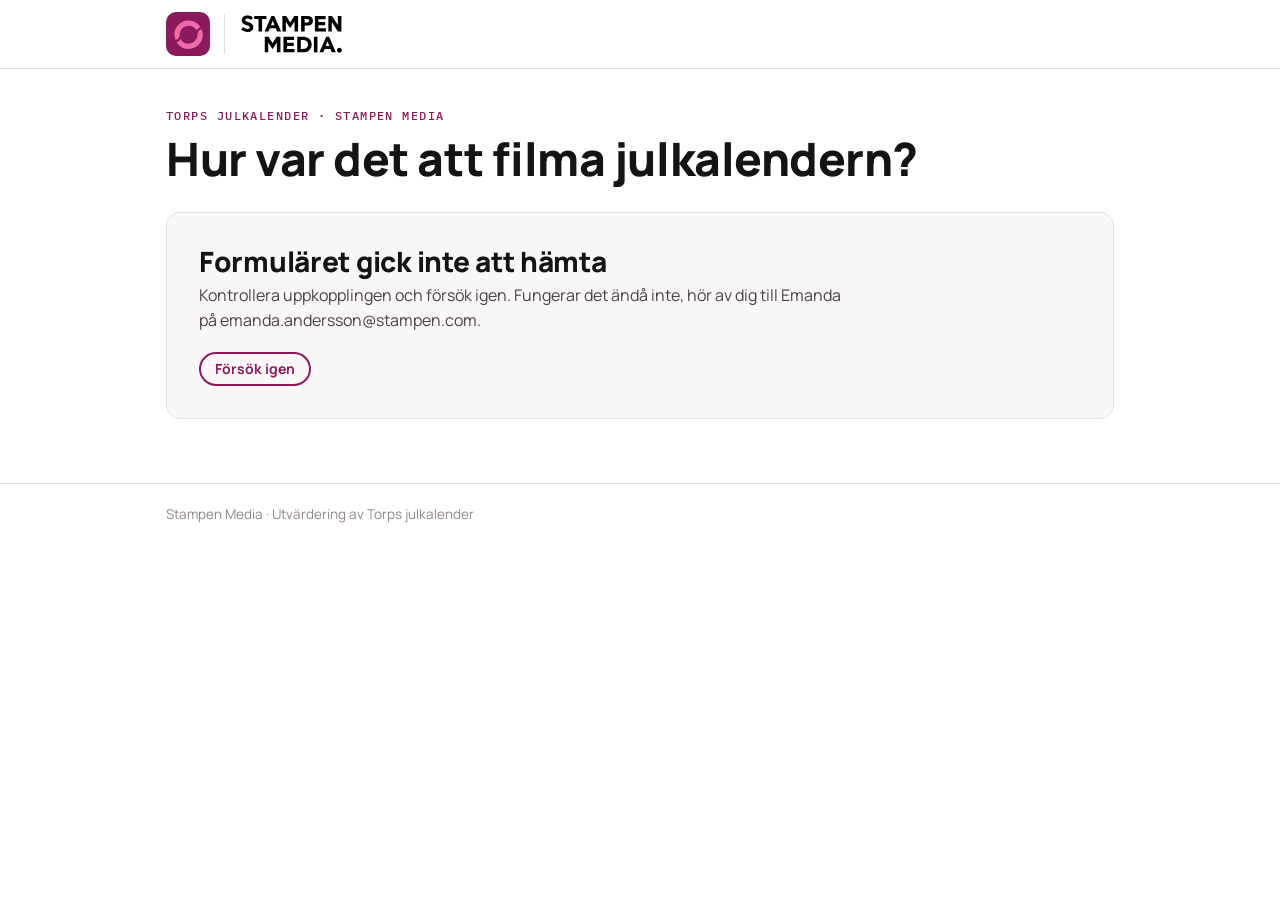
<file: utvardering/index.html>
<!doctype html>
<html lang="sv">
<head>
<meta charset="utf-8">
<meta name="viewport" content="width=device-width, initial-scale=1, viewport-fit=cover">
<meta name="robots" content="noindex">
<title>Utvärdering av julkalendern – Torp Köpcentrum</title>
<meta name="description" content="Berätta hur ni upplevde inspelningen av Torps julkalender. Det tar två minuter.">
<meta property="og:type" content="website">
<meta property="og:site_name" content="Torp Köpcentrum">
<meta property="og:locale" content="sv_SE">
<meta property="og:title" content="Hur var det att filma julkalendern?">
<meta property="og:description" content="Berätta hur ni upplevde inspelningen av Torps julkalender. Det tar två minuter.">
<meta property="og:url" content="https://torp.k2.nu/utvardering/">
<meta property="og:image" content="https://torp.k2.nu/utvardering/og.png">
<meta property="og:image:width" content="1200">
<meta property="og:image:height" content="630">
<meta property="og:image:alt" content="Utvärdering av julkalendern – Torp Köpcentrum">
<meta name="twitter:card" content="summary_large_image">
<meta name="twitter:title" content="Hur var det att filma julkalendern?">
<meta name="twitter:description" content="Berätta hur ni upplevde inspelningen av Torps julkalender. Det tar två minuter.">
<meta name="twitter:image" content="https://torp.k2.nu/utvardering/og.png">
<link rel="icon" href="../favicon.svg" type="image/svg+xml">
<link rel="icon" href="../favicon-32.png" sizes="32x32" type="image/png">
<link rel="apple-touch-icon" href="../apple-touch-icon.png">
<meta name="theme-color" content="#8a1a5b">
<link rel="preconnect" href="https://fonts.googleapis.com">
<link rel="preconnect" href="https://fonts.gstatic.com" crossorigin>
<link rel="stylesheet" href="https://fonts.googleapis.com/css2?family=Manrope:wght@400;500;600;800&family=IBM+Plex+Mono:wght@400;500&display=swap">
<link rel="stylesheet" href="../stil.css?v=2026-11-17a">
<link rel="stylesheet" href="utvardering.css?v=2026-11-19b">
</head>
<body>

<header class="topp">
  <div class="inre">
    <div class="topp-rad">
      <div class="avsandare">
        <span class="o-platta" aria-label="Torp Köpcentrum" role="img">
          <img src="../o-mark.svg" alt="" width="42" height="42" aria-hidden="true">
        </span>
        <span class="logga">
          <img class="logga-svart" src="../logo-svart.svg" alt="Stampen Media" width="129" height="49">
          <img class="logga-vit" src="../logo-vit.svg" alt="" width="129" height="49" aria-hidden="true">
        </span>
      </div>
    </div>
  </div>
</header>

<main>
  <section class="hero">
    <div class="inre">
      <p class="etikett">Torps julkalender · Stampen Media</p>
      <h1>Hur var det att filma julkalendern?</h1>
      <p class="lead" id="ingress" hidden>Hej! Tack för att ni var med i Torps julkalender. Ge oss två minuter och berätta hur ni upplevde inspelningen.</p>
    </div>
  </section>

  <!-- Laddar -->
  <section id="laddar" class="inre lage" aria-live="polite">
    <div class="block"><p class="dampad">Hämtar formuläret …</p></div>
  </section>

  <!-- Okänd eller saknad kod, redan besvarad, nätfel -->
  <section id="meddelande" class="inre lage" hidden>
    <div class="block">
      <div class="block-huvud">
        <h2 id="meddelande-rubrik" tabindex="-1"></h2>
        <p id="meddelande-text"></p>
      </div>
      <div id="meddelande-knapp" hidden>
        <button type="button" class="knapp knapp-sekundar knapp-liten" id="forsok-igen">Försök igen</button>
      </div>
    </div>
  </section>

  <form id="formular" class="inre formular" novalidate hidden>
    <section class="block">
      <p class="framsteg" id="framsteg-topp" aria-hidden="true"></p>

      <div class="falt fraga" id="fraga-butik">
        <label for="butik"><span class="fraga-nr">1</span>Vilken butik är ni? <span class="kravd">*</span></label>
        <select id="butik" name="butik" required>
          <option value="">Välj butik</option>
        </select>
        <p class="hjalp">Står er butik inte med, hör av dig till Emanda på emanda.andersson@stampen.com.</p>
        <p class="fel" id="fel-butik" hidden>Välj er butik i listan.</p>
      </div>

      <fieldset class="fraga" id="fraga-helhet" data-falt="helhet">
        <legend><span class="fraga-nr">2</span>Hur upplevde ni inspelningen som helhet? <span class="kravd">*</span></legend>
        <div class="betyg" data-lag="Mycket dåligt" data-hog="Mycket bra"></div>
        <p class="fel" id="fel-helhet" hidden>Välj ett betyg från 1 till 5.</p>
      </fieldset>

      <fieldset class="fraga" id="fraga-forberedelse" data-falt="forberedelse">
        <legend><span class="fraga-nr">3</span>Höll vi tiden och var vi väl förberedda? <span class="kravd">*</span></legend>
        <div class="betyg" data-lag="Inte alls" data-hog="Helt och hållet"></div>
        <p class="fel" id="fel-forberedelse" hidden>Välj ett betyg från 1 till 5.</p>
      </fieldset>

      <fieldset class="fraga" id="fraga-coachning" data-falt="coachning">
        <legend><span class="fraga-nr">4</span>Hur upplevde ni vår coachning och vägledning framför kameran? <span class="kravd">*</span></legend>
        <div class="betyg" data-lag="Mycket dålig" data-hog="Mycket bra"></div>
        <p class="fel" id="fel-coachning" hidden>Välj ett betyg från 1 till 5.</p>
      </fieldset>

      <fieldset class="fraga" id="fraga-rolig" data-falt="rolig">
        <legend><span class="fraga-nr">5</span>Var inspelningen en rolig och positiv upplevelse? <span class="kravd">*</span></legend>
        <div class="betyg" data-lag="Inte alls" data-hog="Absolut"></div>
        <p class="fel" id="fel-rolig" hidden>Välj ett betyg från 1 till 5.</p>
      </fieldset>

      <fieldset class="fraga" id="fraga-nastaAr" data-falt="nastaAr">
        <legend><span class="fraga-nr">6</span>Vill ni vara med i julkalendern nästa år? <span class="kravd">*</span></legend>
        <div class="alternativ">
          <label class="knappval"><input type="radio" name="nastaAr" value="ja" class="visuellt-dold"><span>Ja</span></label>
          <label class="knappval"><input type="radio" name="nastaAr" value="kanske" class="visuellt-dold"><span>Kanske</span></label>
          <label class="knappval"><input type="radio" name="nastaAr" value="nej" class="visuellt-dold"><span>Nej</span></label>
        </div>
        <p class="fel" id="fel-nastaAr" hidden>Välj Ja, Kanske eller Nej.</p>
      </fieldset>

      <div class="falt fraga">
        <label for="forbattring"><span class="fraga-nr">7</span>Vad kan vi göra ännu bättre nästa gång? <span class="valfri">Valfritt</span></label>
        <textarea id="forbattring" name="forbattring" rows="4" maxlength="2000"></textarea>
      </div>

      <div class="fraga fraga-sist">
        <div class="falt">
          <label for="namn"><span class="fraga-nr">8</span>Ditt namn <span class="valfri">Valfritt</span></label>
          <input type="text" id="namn" name="namn" autocomplete="name" maxlength="120">
        </div>
        <label class="val-rad"><input type="checkbox" id="farCitera" name="farCitera"><span>Ni får gärna citera vårt svar när ni berättar om julkalendern.</span></label>
      </div>
    </section>

    <section class="block skicka-block">
      <p class="framsteg" id="framsteg" aria-live="polite"></p>
      <div class="skicka-rad">
        <button type="submit" class="knapp knapp-primar" id="skicka">Skicka svaren</button>
      </div>
      <p class="fel" id="fel-skicka" role="alert" hidden></p>
    </section>
  </form>

  <section id="tack" class="inre lage" hidden>
    <div class="block">
      <div class="block-huvud">
        <p class="etikett">Skickat</p>
        <h2 id="tack-rubrik" tabindex="-1">Tack!</h2>
        <p>Era svar hjälper oss att göra julkalendern ännu bättre nästa år.</p>
        <p class="signatur">Emanda och Nellie, Stampen Media</p>
      </div>
    </div>
  </section>
</main>

<footer class="sidfot">
  <div class="inre">
    <p>Stampen Media · Utvärdering av Torps julkalender</p>
  </div>
</footer>

<script src="utvardering.js?v=2026-11-19b"></script>
</body>
</html>
</file>
<file: stil.css>
/* Beställningsformulär Torp Köpcentrum – Stampen Media.
   Layout: ett formulär i tre block (kampanjen, materialet, skicka) i en smal spalt,
   materialgrupperna som kort i två kolumner på desktop och en på mobil.
   Färger: Thons manér – svart, vitt, rosa och plommon (Thon Title/Thon Sans ersatta av Manrope). */

:root {
  --bg: #ffffff;
  --yta: #faf7f9;          /* kort och paneler, en aning rosa i det vita */
  --text: #141414;
  --text2: #4a4247;
  --dampad: #8f878c;
  --linje: #e6dde2;
  --plum: #8a1a5b;         /* primär: knappar, markeringar, rubrikaccent */
  --plum2: #b32a79;        /* hover */
  --rosa: #f06aa8;         /* tonplatta och fokus */
  --rosa-ton: #fde8f1;     /* rosa platta bakom leveransdatum och valda kort */
  --rosa-ton2: #f9d2e3;
  --varning: #a15c00;
  --varning-ton: #fff1dc;
  --fel: #b3261e;
  --fel-ton: #fde9e7;
  --ok: #2f7a4f;
  --disp: "Manrope", "Helvetica Neue", Arial, sans-serif;
  --mono: "IBM Plex Mono", ui-monospace, "SF Mono", Menlo, monospace;
  color-scheme: light;
}
@media (prefers-color-scheme: dark) {
  :root:not([data-theme="light"]) {
    --bg: #141414; --yta: #1e1a1d; --text: #ffffff; --text2: #cfc7cc; --dampad: #8f878c; --linje: #3a2a33;
    --plum: #b32a79; --plum2: #d04594; --rosa: #f06aa8; --rosa-ton: #2a1a24; --rosa-ton2: #3b2331;
    --varning: #ffcf87; --varning-ton: #3a2d16; --fel: #ff9d94; --fel-ton: #3d1f1c; --ok: #7fc69e;
    color-scheme: dark;
  }
}
:root[data-theme="dark"] {
  --bg: #141414; --yta: #1e1a1d; --text: #ffffff; --text2: #cfc7cc; --dampad: #8f878c; --linje: #3a2a33;
  --plum: #b32a79; --plum2: #d04594; --rosa: #f06aa8; --rosa-ton: #2a1a24; --rosa-ton2: #3b2331;
  --varning: #ffcf87; --varning-ton: #3a2d16; --fel: #ff9d94; --fel-ton: #3d1f1c; --ok: #7fc69e;
  color-scheme: dark;
}

* { box-sizing: border-box; }
html { height: 100%; }
body { margin: 0; background: var(--bg); color: var(--text); font: 400 16px/1.55 var(--disp); -webkit-font-smoothing: antialiased; }
.inre { max-width: 980px; margin: 0 auto; padding-left: max(16px, env(safe-area-inset-left, 0px)); padding-right: max(16px, env(safe-area-inset-right, 0px)); }
h1, h2, h3 { margin: 0; text-wrap: balance; font-weight: 800; letter-spacing: -0.01em; }
h1 { font-size: clamp(30px, 4.5vw, 46px); line-height: 1.05; }
h2 { font-size: clamp(22px, 2.6vw, 28px); line-height: 1.15; }
h3 { font-size: 17px; line-height: 1.3; }
p { margin: 0; }
a { color: var(--plum); }
.etikett { font: 500 12px/1.2 var(--mono); letter-spacing: .12em; text-transform: uppercase; color: var(--plum); }
.dampad { color: var(--dampad); }
.mono { font-family: var(--mono); font-variant-numeric: tabular-nums; }
:focus-visible { outline: 3px solid var(--rosa); outline-offset: 2px; }
[hidden] { display: none !important; }

/* ---------- Toppen ---------- */
.topp { border-bottom: 1px solid var(--linje); background: var(--bg); position: sticky; top: 0; z-index: 20; }
.topp-rad { display: flex; align-items: center; justify-content: space-between; gap: 16px; padding-block: 12px; flex-wrap: wrap; }
.avsandare { display: flex; align-items: center; gap: 14px; }
.o-platta { display: grid; place-items: center; width: 44px; height: 44px; border-radius: 10px; background: var(--plum); color: var(--rosa); flex: none; }
.o-platta img { display: block; width: 29px; height: 29px; }
.avsandare .logga { padding-left: 14px; border-left: 1px solid var(--linje); }
.logga img { display: block; height: 40px; width: auto; }
.logga img.logga-vit { display: none; }
@media (prefers-color-scheme: dark) {
  :root:not([data-theme="light"]) .logga img.logga-svart { display: none; }
  :root:not([data-theme="light"]) .logga img.logga-vit { display: block; }
}
:root[data-theme="dark"] .logga img.logga-svart { display: none; }
:root[data-theme="dark"] .logga img.logga-vit { display: block; }
.flikar { display: flex; gap: 4px; }
.flik { font-weight: 600; font-size: 15px; color: var(--text2); text-decoration: none; padding: 8px 14px; border-radius: 999px; }
.flik:hover { background: var(--yta); color: var(--text); }
.flik.aktiv { background: var(--plum); color: #fff; }

/* ---------- Hero ---------- */
.hero .inre { padding-block: 40px 28px; display: grid; gap: 12px; }
.lead { font-size: clamp(16px, 1.4vw, 18px); color: var(--text2); max-width: 64ch; }

/* ---------- Block ---------- */
.formular { display: grid; gap: 28px; padding-bottom: 120px; }
.block { background: var(--yta); border: 1px solid var(--linje); border-radius: 14px; padding: clamp(18px, 3vw, 32px); display: grid; gap: 20px; }
.block-huvud { display: grid; gap: 6px; }
.block-huvud p { color: var(--text2); max-width: 66ch; }

/* ---------- Fält ---------- */
.falt-rad { display: grid; gap: 16px; grid-template-columns: repeat(auto-fit, minmax(200px, 1fr)); }
.falt { display: grid; gap: 6px; min-width: 0; align-content: start; }
.falt-bred { grid-column: 1 / -1; }
label { font-weight: 600; font-size: 15px; }
.kravd { color: var(--plum); }
input[type="text"], input[type="email"], input[type="tel"], input[type="date"], input[type="url"], select, textarea {
  font: inherit; color: var(--text); background: var(--bg); border: 1px solid var(--linje); border-radius: 8px;
  padding: 10px 12px; width: 100%; min-width: 0; max-width: 100%;
}
input:focus, select:focus, textarea:focus { border-color: var(--plum); outline: 3px solid var(--rosa-ton2); outline-offset: 0; }
textarea { resize: vertical; }
.hjalp { font-size: 13.5px; color: var(--dampad); }
.fel { font-size: 13.5px; color: var(--fel); font-weight: 600; }
.varning { font-size: 13.5px; color: var(--varning); font-weight: 600; }
.ledtid-tidigast { font-size: 13.5px; color: var(--text2); }
.ledtid-tidigast b { color: var(--text); font-weight: 700; }
.falt.ogiltig input { border-color: var(--fel); }

/* Leveransdatum: rosa platta, som gulmarkeringen i den gamla blanketten */
.falt-leverans { background: var(--rosa-ton); border: 1px solid var(--rosa-ton2); border-radius: 10px; padding: 12px; }
.falt-leverans label { color: var(--plum); }
.datum-rad { grid-template-columns: repeat(auto-fit, minmax(135px, 1fr)); align-items: start; }
.datum-rad .falt-leverans { grid-column: 1 / -1; }

/* ---------- Materialgrupper ---------- */
.grupper { display: grid; gap: 8px; grid-template-columns: minmax(0, 1fr); }
.grupp { background: var(--bg); border: 1px solid var(--linje); border-radius: 12px; min-width: 0; transition: border-color .15s, box-shadow .15s; }
.grupp.vald { border-color: var(--plum); box-shadow: 0 0 0 3px var(--rosa-ton); }
/* Gruppraden: namn till vänster, antal valda och pil till höger */
.grupp > summary.grupp-huvud { list-style: none; cursor: pointer; display: grid; grid-template-columns: minmax(0, 1fr) auto 12px; align-items: center; gap: 12px; padding: 14px 16px; border-radius: 12px; }
.grupp > summary::-webkit-details-marker { display: none; }
.grupp > summary::after { content: ""; width: 9px; height: 9px; border-right: 2px solid var(--plum); border-bottom: 2px solid var(--plum); transform: rotate(45deg); margin-top: -4px; transition: transform .15s; }
.grupp[open] > summary::after { transform: rotate(-135deg); margin-top: 4px; }
.grupp > summary:hover { background: var(--yta); }
.grupp > summary:focus-visible { outline: 3px solid var(--rosa); outline-offset: 2px; }
.grupp[open] > summary { border-bottom-left-radius: 0; border-bottom-right-radius: 0; }
.grupp-namn { display: flex; flex-wrap: wrap; align-items: baseline; gap: 2px 10px; min-width: 0; }
.grupp-antal { font: 700 13px/1 var(--disp); color: var(--plum); white-space: nowrap; }
.grupp-innehall { display: grid; gap: 12px; padding: 4px 16px 16px; }
.grupp-huvud small { font-weight: 500; color: var(--dampad); font-size: 13.5px; }
.grupp-huvud small.grupp-ledtid { flex-basis: 100%; color: var(--text2); font-size: 13px; }
.val-ledtid { color: var(--text2); }
.grupp-info { font-size: 13.5px; color: var(--text2); }
.val-lista { display: grid; gap: 4px; }
.val-rad { display: grid; grid-template-columns: 22px 1fr; gap: 10px; align-items: start; padding: 7px 8px; margin: 0 -8px; border-radius: 8px; cursor: pointer; }
.val-rad:hover { background: var(--yta); }
.val-rad input { width: 20px; height: 20px; margin: 2px 0 0; accent-color: var(--plum); cursor: pointer; }
.val-text { display: flex; flex-wrap: wrap; gap: 4px 10px; align-items: baseline; min-width: 0; }
.val-namn { font-weight: 600; }
.val-matt { font-family: var(--mono); font-size: 13.5px; color: var(--text2); white-space: nowrap; }
.val-info { font-size: 13px; color: var(--dampad); flex-basis: 100%; }
.tagg { font: 500 11px/1.4 var(--mono); letter-spacing: .04em; padding: 1px 7px; border-radius: 999px; background: var(--varning-ton); color: var(--varning); white-space: nowrap; }
.tagg-ok { background: var(--rosa-ton); color: var(--plum); }
.val-alla { border-bottom: 1px dashed var(--linje); margin-bottom: 4px; padding-bottom: 8px; }
.val-alla .val-namn { color: var(--plum); }
.grupp-falt { display: grid; gap: 12px; grid-template-columns: repeat(auto-fit, minmax(160px, 1fr)); padding-top: 12px; border-top: 1px solid var(--linje); }
.grupp-falt .falt-bred { grid-column: 1 / -1; }
.grupp-falt label { font-size: 14px; }
.leverantor { font-size: 13px; color: var(--dampad); }
.leverantor b { font-weight: 600; color: var(--text2); }
.grupp-ovrigt { grid-column: 1 / -1; }

/* ---------- Sammanställning och knappar ---------- */
.sammanstallning { margin: 0; font: 400 13.5px/1.5 var(--mono); white-space: pre-wrap; word-break: break-word; background: var(--bg); border: 1px solid var(--linje); border-radius: 10px; padding: 16px 18px; max-height: 480px; overflow: auto; color: var(--text2); }
.sammanstallning:empty::before { content: "Sammanställningen fylls i här när du kryssat i något."; color: var(--dampad); }
.skicka-rad { display: flex; gap: 10px; align-items: center; flex-wrap: wrap; }
.knapp { font: 700 15px/1 var(--disp); border: 0; border-radius: 999px; padding: 14px 22px; cursor: pointer; text-decoration: none; display: inline-flex; align-items: center; gap: 8px; }
.knapp-primar { background: var(--plum); color: #fff; }
.knapp-primar:hover { background: var(--plum2); }
.knapp-sekundar { background: transparent; color: var(--plum); box-shadow: inset 0 0 0 2px var(--plum); }
.knapp-sekundar:hover { background: var(--rosa-ton); }
.knapp-liten { padding: 10px 16px; font-size: 14px; white-space: nowrap; }
.lank { background: none; border: 0; font: 600 14px var(--disp); color: var(--dampad); cursor: pointer; padding: 8px 4px; text-decoration: underline; }
.lank:hover { color: var(--text); }
.bekraftelse { padding-block: 0 120px; }

/* ---------- Fast rad på mobil ---------- */
.snabbrad { position: fixed; left: 0; right: 0; bottom: 0; z-index: 15; background: var(--yta); border-top: 1px solid var(--linje); padding-bottom: env(safe-area-inset-bottom, 0px); }
.snabbrad-inre { display: flex; align-items: center; justify-content: space-between; gap: 12px; padding-block: 10px; }
#snabbrad-text { font-size: 14px; font-weight: 600; color: var(--text2); min-width: 0; }

/* ---------- Hämta material ---------- */
.material-lista { display: grid; gap: 16px; padding-bottom: 80px; }
.material-kampanj { background: var(--yta); border: 1px solid var(--linje); border-radius: 14px; padding: 20px 22px; display: grid; gap: 10px; }
.material-kampanj p { color: var(--text2); }
.material-filer { list-style: none; margin: 0; padding: 0; display: grid; gap: 6px; }
.material-filer li { display: flex; justify-content: space-between; gap: 12px; align-items: baseline; flex-wrap: wrap; padding: 8px 0; border-top: 1px solid var(--linje); }
.material-filer a { font-weight: 600; }
.material-filer span { font-family: var(--mono); font-size: 13px; color: var(--dampad); }
.tomt { background: var(--yta); border: 1px dashed var(--linje); border-radius: 14px; padding: 32px 24px; text-align: center; color: var(--text2); display: grid; gap: 6px; }

/* ---------- Sidfot ---------- */
.sidfot { border-top: 1px solid var(--linje); color: var(--dampad); font-size: 13.5px; }
.sidfot .inre { padding-block: 20px 80px; }

@media (max-width: 600px) {
  .block { border-radius: 12px; }
  .logga img { height: 30px; }
  .flik { padding: 6px 11px; font-size: 14px; }
  .topp-rad { gap: 8px; }
  .hero .inre { padding-block: 28px 20px; }
  .skicka-rad .knapp { width: 100%; justify-content: center; }
}
@media (prefers-reduced-motion: reduce) { * { transition: none !important; } }

/* ---------- Bilder och filer ---------- */
.visuellt-dold { position: absolute; width: 1px; height: 1px; padding: 0; margin: -1px; overflow: hidden; clip: rect(0 0 0 0); white-space: nowrap; border: 0; }
.fil-yta { position: relative; }
.fil-yta-text { display: grid; justify-items: center; gap: 6px; text-align: center; padding: 18px 16px; border: 2px dashed var(--linje); border-radius: 12px; background: var(--bg); color: var(--text2); cursor: pointer; transition: border-color .15s, background .15s; font-weight: 400; }
.fil-yta-text:hover, .fil-yta.drar .fil-yta-text { border-color: var(--plum); background: var(--rosa-ton); }
.fil-yta input:focus-visible + .fil-yta-text { outline: 3px solid var(--rosa); outline-offset: 2px; }
.fil-ikon { color: var(--plum); }
.fil-valj { color: var(--plum); font-weight: 700; text-decoration: underline; }
.fil-yta-text small { font-size: 13px; color: var(--dampad); }
.fil-lista { list-style: none; margin: 0; padding: 0; display: grid; gap: 10px; }
.fil-lista:empty { display: none; }
.fil-rad { display: grid; grid-template-columns: 64px minmax(0, 1fr) auto; gap: 12px; align-items: start; padding: 12px; background: var(--bg); border: 1px solid var(--linje); border-radius: 10px; }
.fil-rad.fel-rad { border-color: var(--fel); background: var(--fel-ton); }
.fil-tumme { width: 64px; height: 64px; border-radius: 8px; background: var(--yta); border: 1px solid var(--linje); display: grid; place-items: center; overflow: hidden; font: 600 12px/1 var(--mono); color: var(--plum); text-transform: uppercase; }
.fil-tumme img { width: 100%; height: 100%; object-fit: cover; }
.fil-info { display: grid; gap: 8px; min-width: 0; }
.fil-namn { display: flex; flex-wrap: wrap; gap: 4px 10px; align-items: baseline; min-width: 0; }
.fil-namn b { font-weight: 600; overflow-wrap: anywhere; }
.fil-namn span { font: 400 13px var(--mono); color: var(--dampad); white-space: nowrap; }
.fil-status { font-size: 13px; color: var(--dampad); }
.fil-status.ok { color: var(--ok); font-weight: 600; }
.fil-status.fel { color: var(--fel); font-weight: 600; }
.fil-matare { height: 6px; border-radius: 999px; background: var(--linje); overflow: hidden; }
.fil-matare i { display: block; height: 100%; width: 0; background: var(--plum); transition: width .2s; }
.fil-val { display: grid; grid-template-columns: minmax(130px, 170px) minmax(0, 1fr); gap: 8px; }
.fil-val select, .fil-val input { padding: 8px 10px; font-size: 14px; }
.fil-knappar { display: grid; gap: 4px; justify-items: end; }
.fil-knappar .lank { padding: 4px; font-size: 13px; }
@media (max-width: 600px) {
  .fil-rad { grid-template-columns: 48px minmax(0, 1fr); }
  .fil-tumme { width: 48px; height: 48px; }
  .fil-knappar { grid-column: 1 / -1; grid-auto-flow: column; justify-content: end; }
  .fil-val { grid-template-columns: 1fr; }
}

/* ---------- Kampanjkanaler (ihopfällt block i Materialet) ---------- */
.kampanjkanaler { border: 1px solid var(--linje); border-radius: 12px; background: var(--bg); }
.kampanjkanaler > summary { list-style: none; cursor: pointer; display: grid; grid-template-columns: minmax(0, 1fr) auto; gap: 2px 12px; align-items: center; padding: 12px 16px; border-radius: 12px; }
.kampanjkanaler > summary::-webkit-details-marker { display: none; }
.kampanjkanaler > summary::after { content: ""; grid-column: 2; grid-row: 1; width: 10px; height: 10px; border-right: 2px solid var(--plum); border-bottom: 2px solid var(--plum); transform: rotate(45deg); margin-top: -4px; transition: transform .15s; }
.kampanjkanaler[open] > summary::after { transform: rotate(-135deg); margin-top: 4px; }
.kampanjkanaler > summary:hover { background: var(--yta); }
.kampanjkanaler > summary:focus-visible { outline: 3px solid var(--rosa); outline-offset: 2px; }
.kampanj-rubrik { font-weight: 800; font-size: 17px; }
.kampanj-text { grid-column: 1; font-size: 14px; color: var(--text2); }
.kampanjkanaler > .grupper { margin: 0 14px 14px; }

/* Grupperna som en sammanhållen lista: en ram runt, tunna linjer mellan raderna */
#grupper, #grupper-kampanj { gap: 0; border: 1px solid var(--linje); border-radius: 12px; overflow: hidden; background: var(--bg); }
#grupper > .grupp, #grupper-kampanj > .grupp { border: 0; border-radius: 0; box-shadow: none; }
#grupper > .grupp + .grupp, #grupper-kampanj > .grupp + .grupp { border-top: 1px solid var(--linje); }
.grupp > summary.grupp-huvud { padding: 12px 16px; border-radius: 0; }
.grupp > summary:focus-visible { outline-offset: -3px; }
.grupp.vald > summary { background: var(--rosa-ton); }
.grupp[open] > .grupp-innehall { border-top: 1px dashed var(--linje); padding-top: 12px; }

/* Antal på rader för tryckt och uppsatt material */
.val-rad-antal { display: grid; grid-template-columns: minmax(0, 1fr) auto; align-items: start; gap: 10px; }
.antal-falt { display: grid; justify-items: end; gap: 2px; padding-top: 4px; }
.antal-falt label { font-size: 12px; font-weight: 600; color: var(--text2); }
.antal-falt input { width: 76px; padding: 6px 8px; font: inherit; font-size: 15px; text-align: right; color: var(--text); background: var(--bg); border: 1px solid var(--linje); border-radius: 8px; font-variant-numeric: tabular-nums; }
.antal-falt input:focus { border-color: var(--plum); outline: 3px solid var(--rosa-ton2); outline-offset: 0; }

/* Hämtkod för fliken Hämta material */
.hamtkod { max-width: 420px; margin-bottom: 16px; }
.glom-kod { margin: -64px 0 0; padding-bottom: 80px; }

/* Länk till formatspecen ovanför materialgrupperna */
.spec-cta { justify-self: start; line-height: 1.25; }
@media (max-width: 600px) { .spec-cta { justify-self: stretch; justify-content: center; text-align: center; padding-inline: 8px; font-size: 14.5px; } }
</file>
<file: julkalender/julkalender.css>
/* Filmbokning till julkalendern. Bygger på ../stil.css, här finns bara det som är unikt för sidan. */

.formular { padding-bottom: 64px; }
.bekraftelse { padding-bottom: 64px; }
.hero .lead + .lead { margin-top: -2px; }
.hel { white-space: nowrap; }
.block, [id^="fel-"] { scroll-margin-top: 90px; }

/* Tidsväljaren: en rubrik per dag, tiderna som knappar */
.dagar { display: grid; gap: 18px; }
.dag { display: grid; gap: 8px; }
.tid-rutnat { display: grid; gap: 8px; grid-template-columns: repeat(auto-fill, minmax(145px, 1fr)); }
.tid { position: relative; font-weight: 400; }
.tid-ruta { display: grid; place-content: center; justify-items: center; gap: 2px; min-height: 62px; padding: 8px 8px; text-align: center; border: 1px solid var(--linje); border-radius: 10px; background: var(--bg); cursor: pointer; transition: background .15s, border-color .15s; }
.tid-ruta b { font-weight: 700; font-size: 15px; line-height: 1.25; font-variant-numeric: tabular-nums; }
.tid-ruta small { font-size: 12.5px; line-height: 1.2; color: var(--dampad); }
.tid input:checked + .tid-ruta small { color: #fff; }
.tid:hover input:enabled:not(:checked) + .tid-ruta { border-color: var(--plum); background: var(--rosa-ton); }
.tid input:checked + .tid-ruta { background: var(--plum); border-color: var(--plum); color: #fff; }
.tid input:focus-visible + .tid-ruta { outline: 3px solid var(--rosa); outline-offset: 2px; }
.tid input:disabled + .tid-ruta { background: var(--yta); color: var(--dampad); cursor: not-allowed; }
.tid input:disabled + .tid-ruta b { font-weight: 500; text-decoration: line-through; }
.vald-tid { font-weight: 700; color: var(--plum); }

/* Manusval och kryssruta */
.val-grupp { display: grid; gap: 4px; min-width: 0; margin: 0; padding: 0; border: 0; }
.val-grupp legend { padding: 0 0 4px; font-weight: 600; font-size: 15px; }
.val-grupp .val-rad { font-weight: 400; }

.bokad-tid { font-size: 20px; font-weight: 800; color: var(--text) !important; }
#bekraftelse-rubrik:focus { outline: none; }
</file>
<file: spec/spec.css>
/* Formatspec. Bygger på ../stil.css, här finns bara det som är unikt för sidan. */

/* Skissens färger: texten i skissen nämner blå linje och gult utfall, så de är fasta */
:root { --fg: var(--text); --dov: var(--text2); --utfall: #e8b53a; --trim: #0f2a4a; --synlig: #2f7d5b; }
@media (prefers-color-scheme: dark) {
  :root:not([data-theme="light"]) { --trim: #cfe0f5; --synlig: #6fcf9a; }
}
:root[data-theme="dark"] { --trim: #cfe0f5; --synlig: #6fcf9a; }

.spec { display: grid; grid-template-columns: minmax(0, 1fr); gap: 16px; padding-bottom: 48px; }
.spec .block { grid-template-columns: minmax(0, 1fr); gap: 12px; }
.spec h2 { scroll-margin-top: 90px; }
.spec p, .spec ul { max-width: 68ch; }
.spec ul { margin: 0; padding-left: 20px; color: var(--text2); }
.spec li { margin: 5px 0; }
.spec li strong, .spec p strong { color: var(--text); font-weight: 700; }
.under { color: var(--dampad); font-size: 14.5px; margin-top: -6px; }
.spec code { font: 13.5px/1.4 var(--mono); background: var(--bg); border: 1px solid var(--linje); padding: 1px 5px; border-radius: 5px; overflow-wrap: anywhere; }

/* Innehållsförteckning */
.inneh { font-size: 15px; }
.inneh ol { margin: 6px 0 0; padding-left: 22px; columns: 2; column-gap: 24px; }
.inneh li { margin: 3px 0; break-inside: avoid; }

/* Tabeller: rullar i sidled inne i sin ram, sidan blir inte bredare */
.tabell { overflow-x: auto; -webkit-overflow-scrolling: touch; background: var(--bg); border: 1px solid var(--linje); border-radius: 12px; }
.spec table { width: 100%; border-collapse: collapse; font-size: 14.5px; font-variant-numeric: tabular-nums; }
.spec th, .spec td { text-align: left; padding: 9px 14px; vertical-align: top; border-top: 1px solid var(--linje); }
.spec tr:first-child th { border-top: 0; }
.spec th { font: 500 11.5px/1.3 var(--mono); letter-spacing: .1em; text-transform: uppercase; color: var(--plum); white-space: nowrap; }
.spec td { color: var(--text2); }
.spec td.n { white-space: nowrap; }
.spec td.g { font-weight: 700; color: var(--text); }
.spec table.ledtider { min-width: 620px; }
.ledtider td:nth-child(2) { min-width: 150px; }
.snabb tr.grupp td { background: var(--yta); color: var(--text); font-weight: 800; padding-top: 11px; }
.pill { display: inline-block; padding: 1px 9px; border-radius: 999px; font: 500 11.5px/1.5 var(--mono); background: var(--rosa-ton); color: var(--plum); white-space: nowrap; }
.pill.tryck { background: var(--varning-ton); color: var(--varning); }

/* Faktakort, som grupperna i formuläret */
.fakta { display: grid; grid-template-columns: repeat(auto-fit, minmax(220px, 1fr)); gap: 8px; }
.fakta div { display: grid; gap: 4px; align-content: start; padding: 12px 14px; border: 1px solid var(--linje); border-radius: 12px; background: var(--bg); min-width: 0; }
.fakta strong { font-weight: 700; overflow-wrap: anywhere; }

/* Skissen över utfall, trimkant och synlig yta */
.spec figure { margin: 0; padding: 16px; border: 1px solid var(--linje); border-radius: 12px; background: var(--bg); }
.spec figure svg { display: block; width: 100%; height: auto; }
.spec figcaption { margin-top: 10px; font-size: 14px; color: var(--text2); display: flex; flex-wrap: wrap; gap: 6px 18px; }
.spec figcaption span::before { content: ""; display: inline-block; width: 12px; height: 12px; border-radius: 3px; margin-right: 6px; vertical-align: -1px; }
.spec figcaption .u::before { background: var(--utfall); }
.spec figcaption .t::before { background: var(--trim); }
.spec figcaption .s::before { background: var(--synlig); }

/* Dolda kampanjkanaler */
.spec-dolda-inre { display: grid; grid-template-columns: minmax(0, 1fr); gap: 12px; padding: 0 16px 16px; }
.spec-dolda-inre p { color: var(--text2); }

.sidfot .inre { display: flex; flex-wrap: wrap; gap: 4px 24px; padding-bottom: 32px; }

@media (max-width: 600px) {
  .inneh ol { columns: 1; }
  .spec h2 { scroll-margin-top: 130px; }
}

/* Hela skissen ska synas i mobil, med större text än när den bara krymper */
@media (max-width: 600px) {
  .spec figure { padding: 10px; }
  .spec figure svg text { font-size: 20px; }
  .fakta strong { font-size: 14.5px; }
}
</file>
<file: utvardering/utvardering.css>
/* Utvärdering av julkalendern. Bygger på ../stil.css, här finns bara det som är unikt för sidan. */

.formular, .lage { padding-bottom: 64px; }
.formular { display: grid; gap: 16px; }
.formular .block { gap: 28px; }
.hel { white-space: nowrap; }

/* Frågorna */
.fraga { display: grid; gap: 10px; min-width: 0; margin: 0; padding: 0; border: 0; scroll-margin-top: 110px; }
.fraga legend, .fraga > label:not(.val-rad), .fraga .falt > label { padding: 0; font-weight: 700; font-size: 16.5px; line-height: 1.35; }
.fraga legend { margin-bottom: 10px; }
.fraga-nr { display: inline-grid; place-items: center; width: 24px; height: 24px; margin-right: 8px; border-radius: 50%; background: var(--rosa-ton); color: var(--plum); font: 700 13px/1 var(--disp); vertical-align: 1px; }
.valfri { font-weight: 500; font-size: 13px; color: var(--dampad); margin-left: 4px; }
.fraga-sist { gap: 12px; }
.fraga-sist .val-rad { font-weight: 500; }
.fraga.ogiltig .betyg-knappar span, .fraga.ogiltig .knappval span { border-color: var(--fel); }
.fraga.ogiltig select { border-color: var(--fel); }
#fraga-butik select { max-width: 420px; }

/* Betyg 1–5 och Ja/Kanske/Nej: stora tryckytor */
.betyg { display: grid; gap: 6px; }
.betyg-knappar { display: grid; grid-template-columns: repeat(5, minmax(0, 1fr)); gap: 8px; }
.alternativ { display: grid; grid-template-columns: repeat(3, minmax(0, 1fr)); gap: 8px; max-width: 420px; }
.betyg-knappar label, .knappval { position: relative; display: block; cursor: pointer; }
.betyg-knappar span, .knappval span { display: grid; place-items: center; min-height: 52px; padding: 6px; border: 1px solid var(--linje); border-radius: 12px; background: var(--bg); font: 700 18px/1 var(--disp); font-variant-numeric: tabular-nums; color: var(--text); transition: background .15s, border-color .15s; }
.knappval span { font-size: 16px; }
.betyg-knappar label:hover input:not(:checked) + span, .knappval:hover input:not(:checked) + span { border-color: var(--plum); background: var(--rosa-ton); }
.betyg-knappar input:checked + span, .knappval input:checked + span { background: var(--plum); border-color: var(--plum); color: #fff; }
.betyg-knappar input:focus-visible + span, .knappval input:focus-visible + span { outline: 3px solid var(--rosa); outline-offset: 2px; }
.betyg-skala { display: flex; justify-content: space-between; gap: 12px; font-size: 13px; color: var(--dampad); }
.betyg-skala span:last-child { text-align: right; }

/* Antal besvarade */
.framsteg { font-weight: 600; font-size: 14px; color: var(--text2); }
.framsteg.klar { color: var(--ok); }
#framsteg-topp { font: 500 12px/1.2 var(--mono); letter-spacing: .1em; text-transform: uppercase; color: var(--plum); }
.skicka-block { gap: 12px; }

.signatur { font-weight: 700; color: var(--text) !important; }
#tack-rubrik:focus, #meddelande-rubrik:focus { outline: none; }

@media (max-width: 600px) {
  .betyg-knappar { gap: 6px; }
  .betyg-knappar span { min-height: 50px; }
  .alternativ { max-width: none; }
}
</file>
